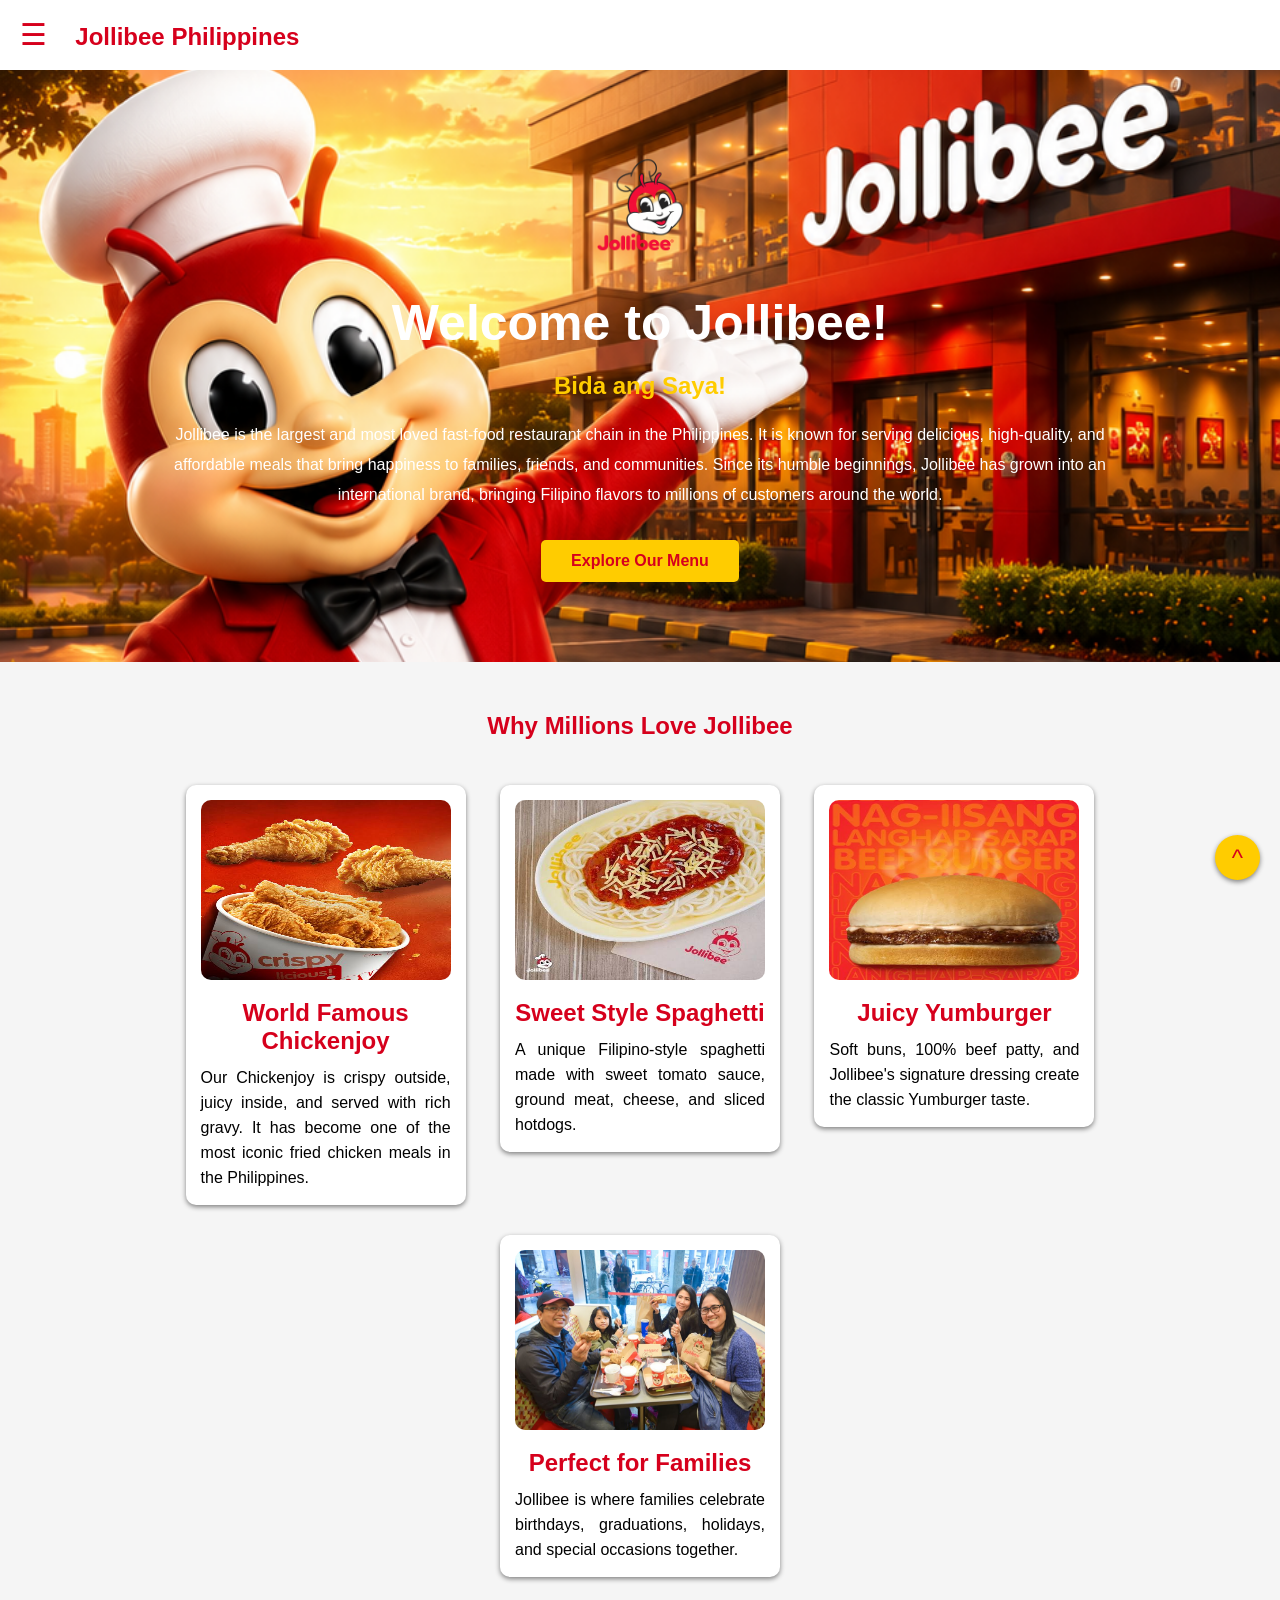
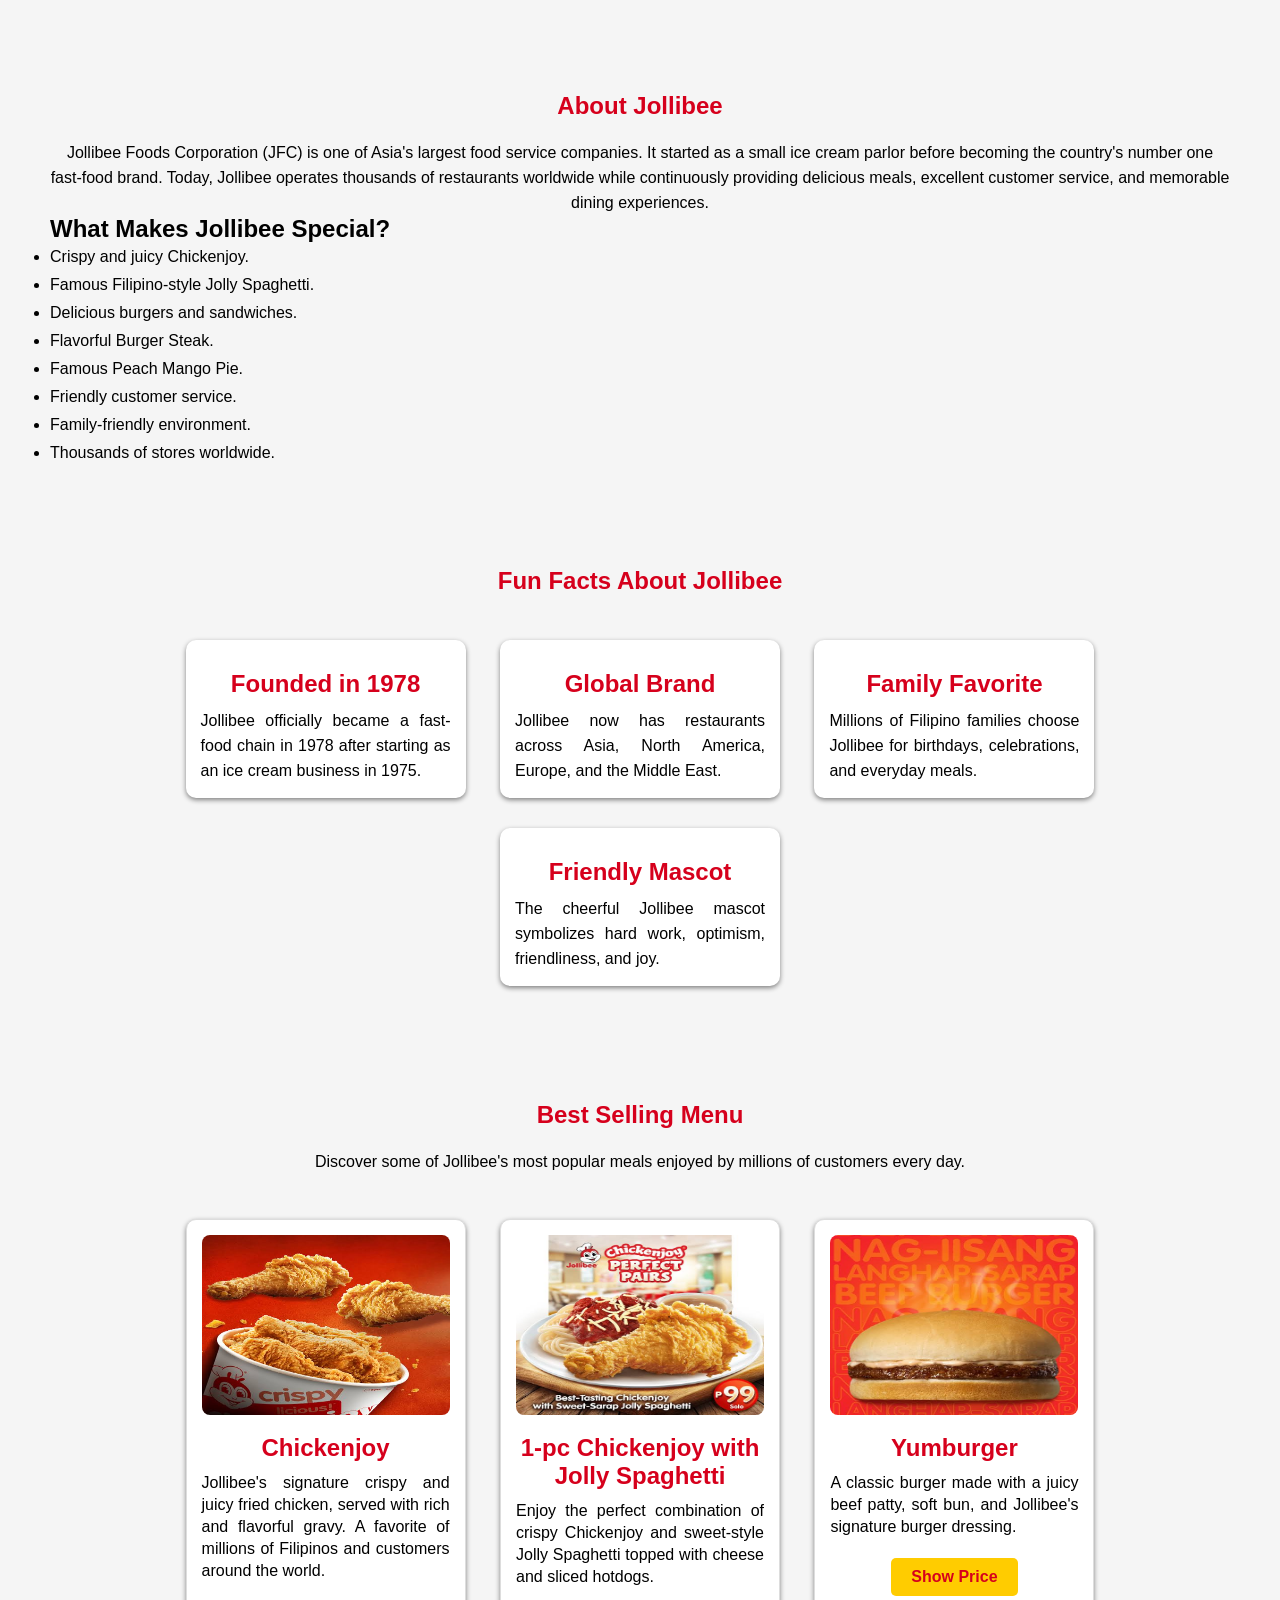
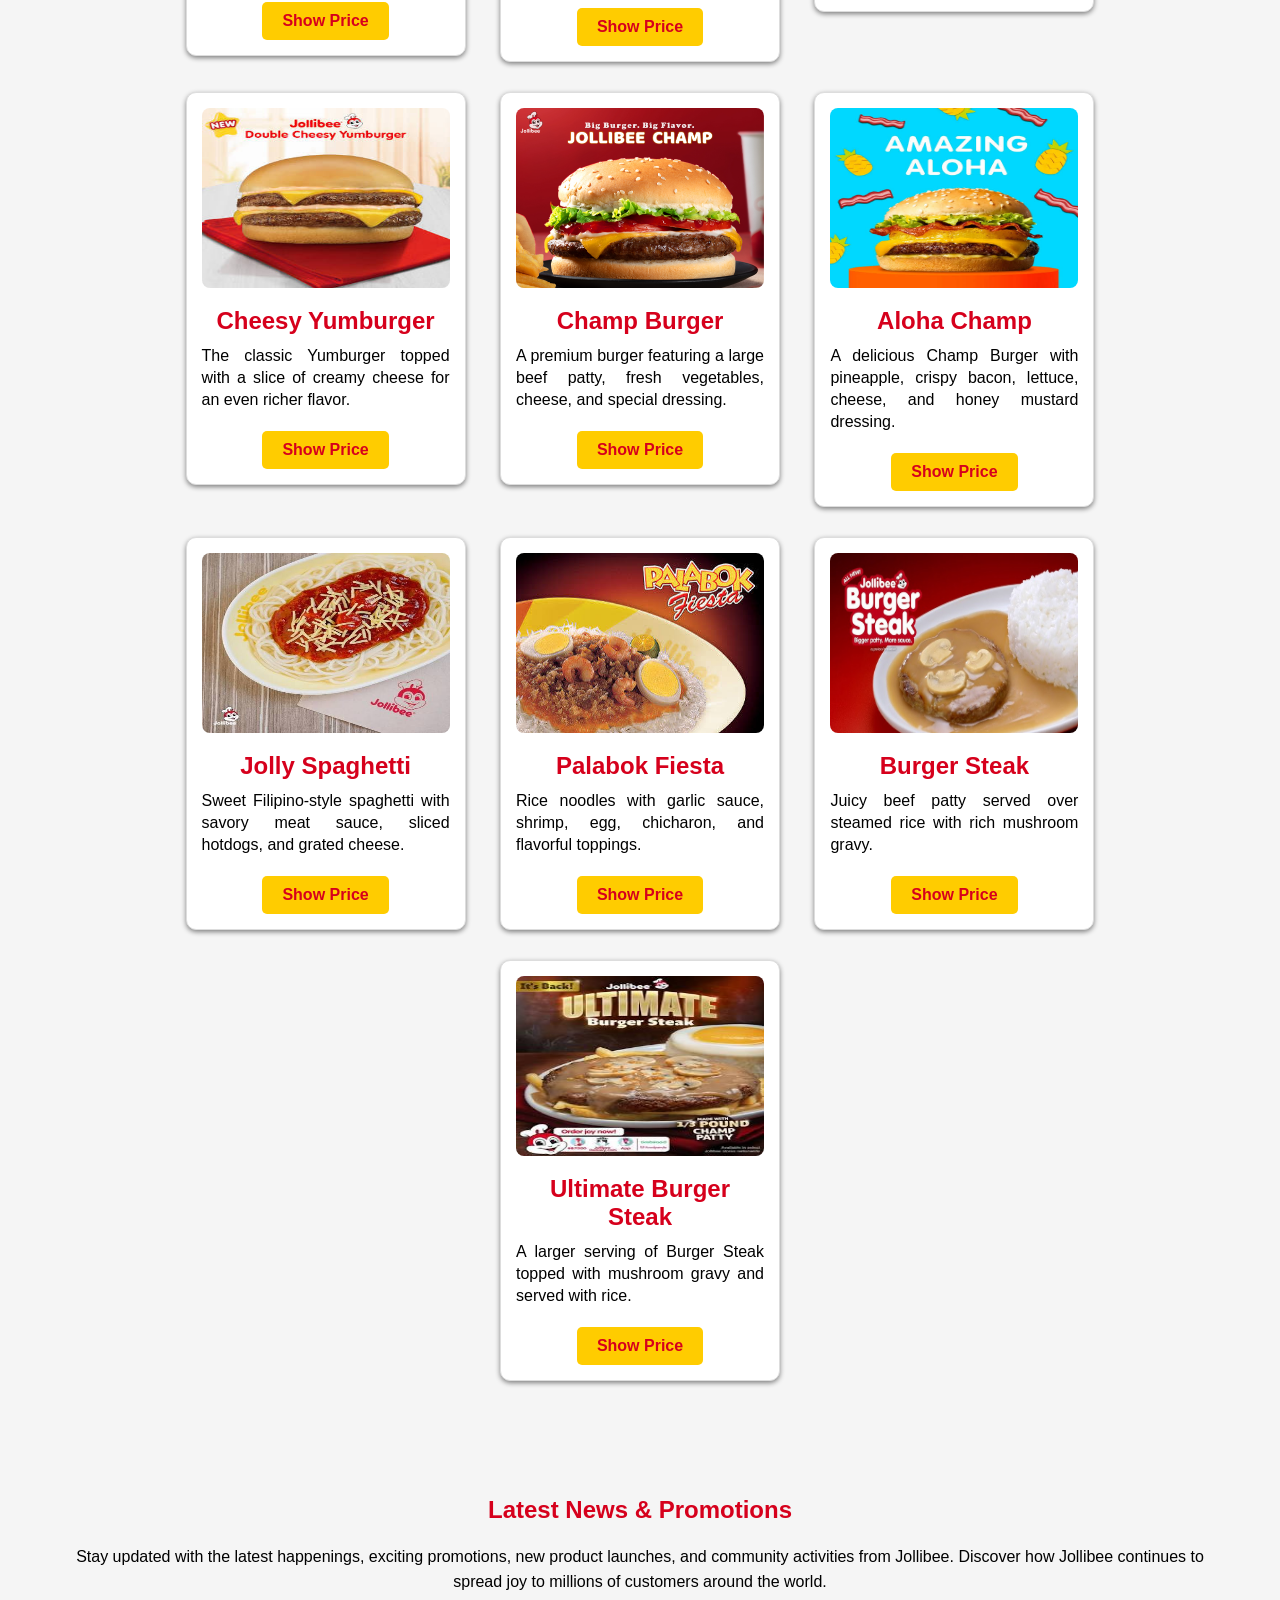
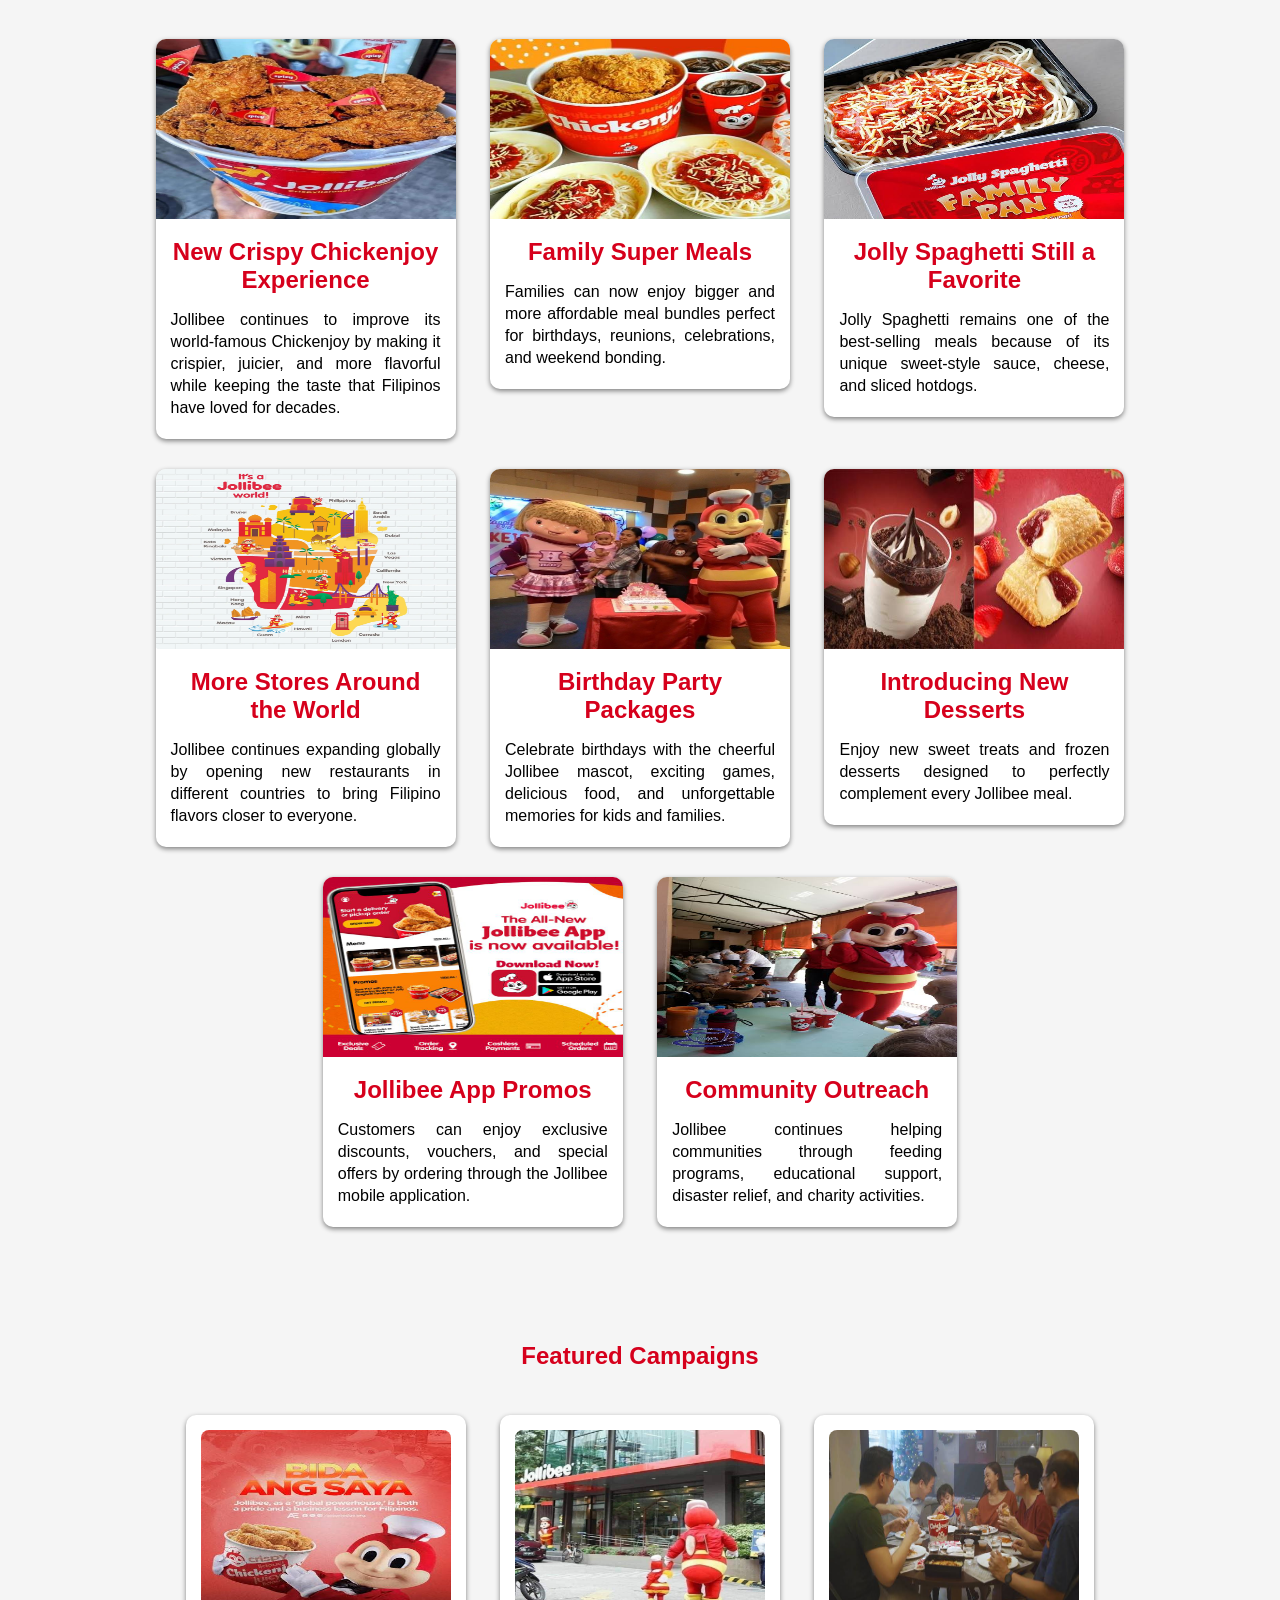
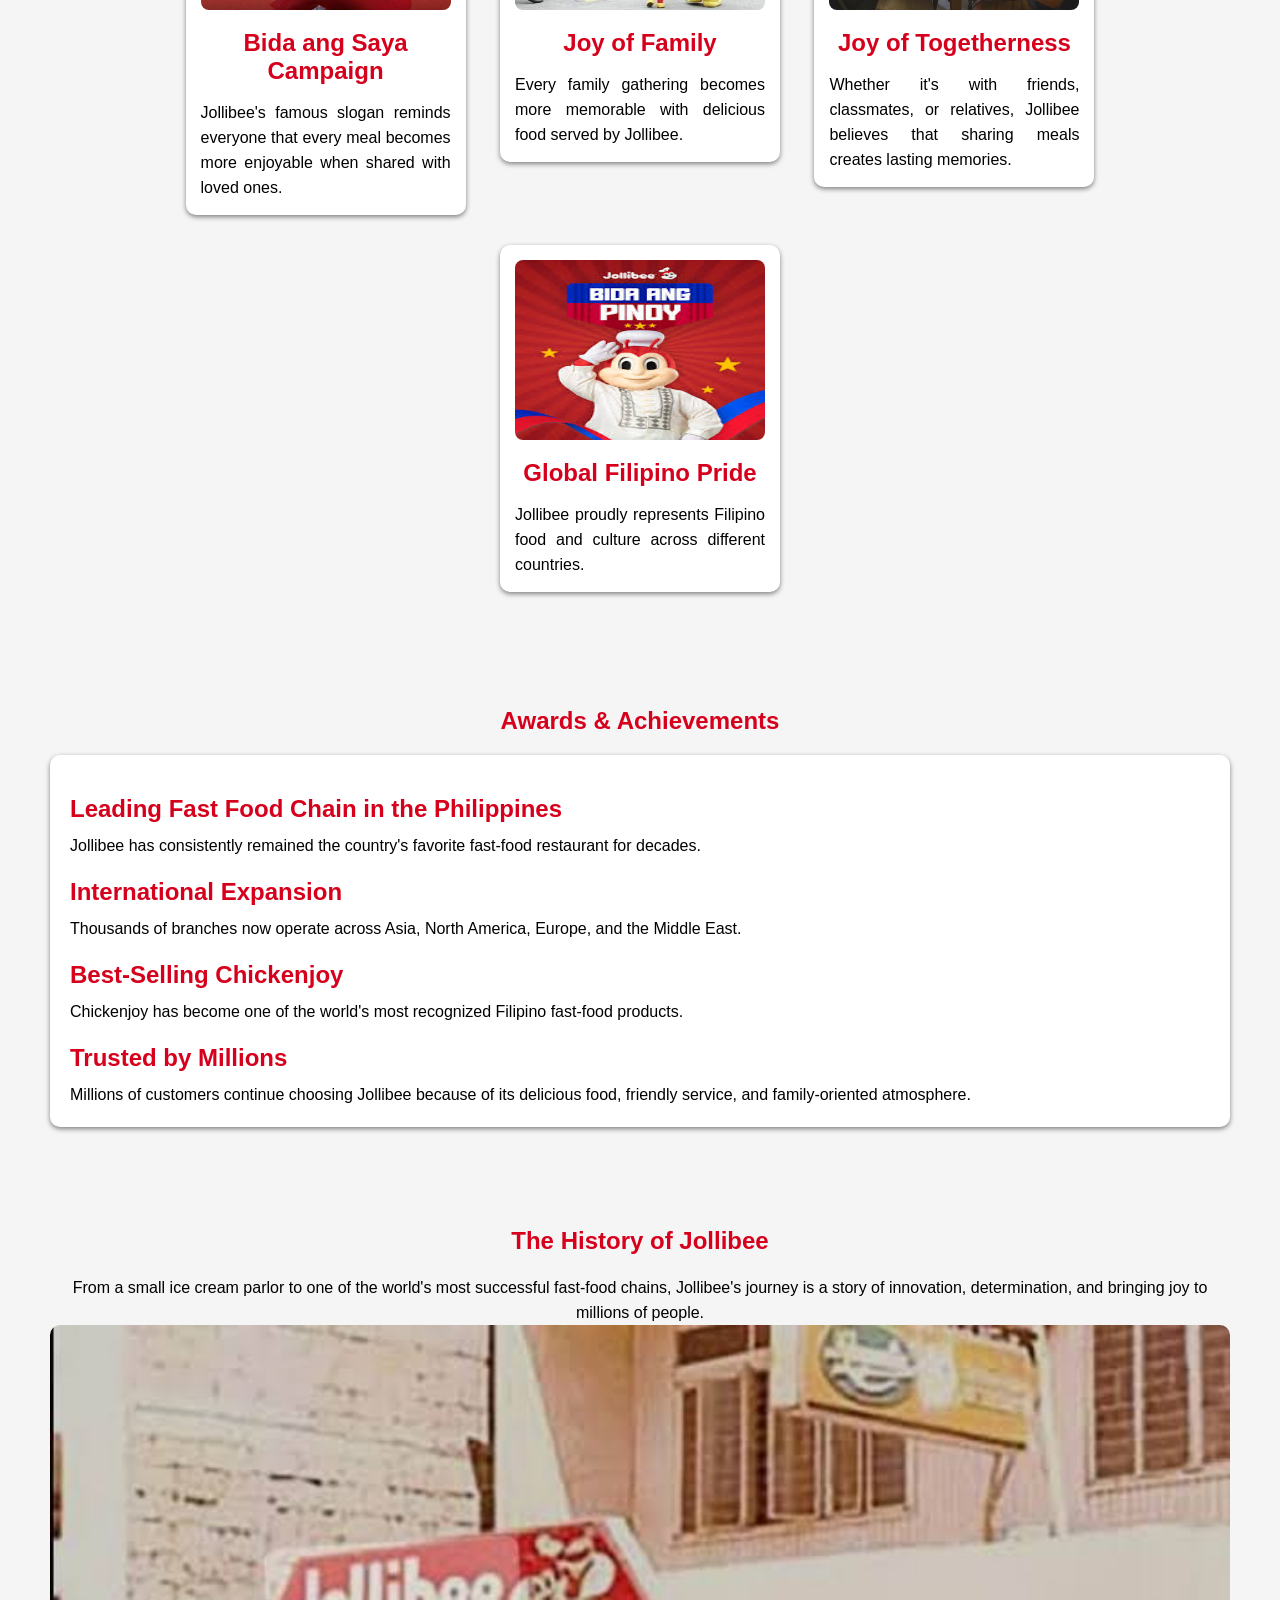
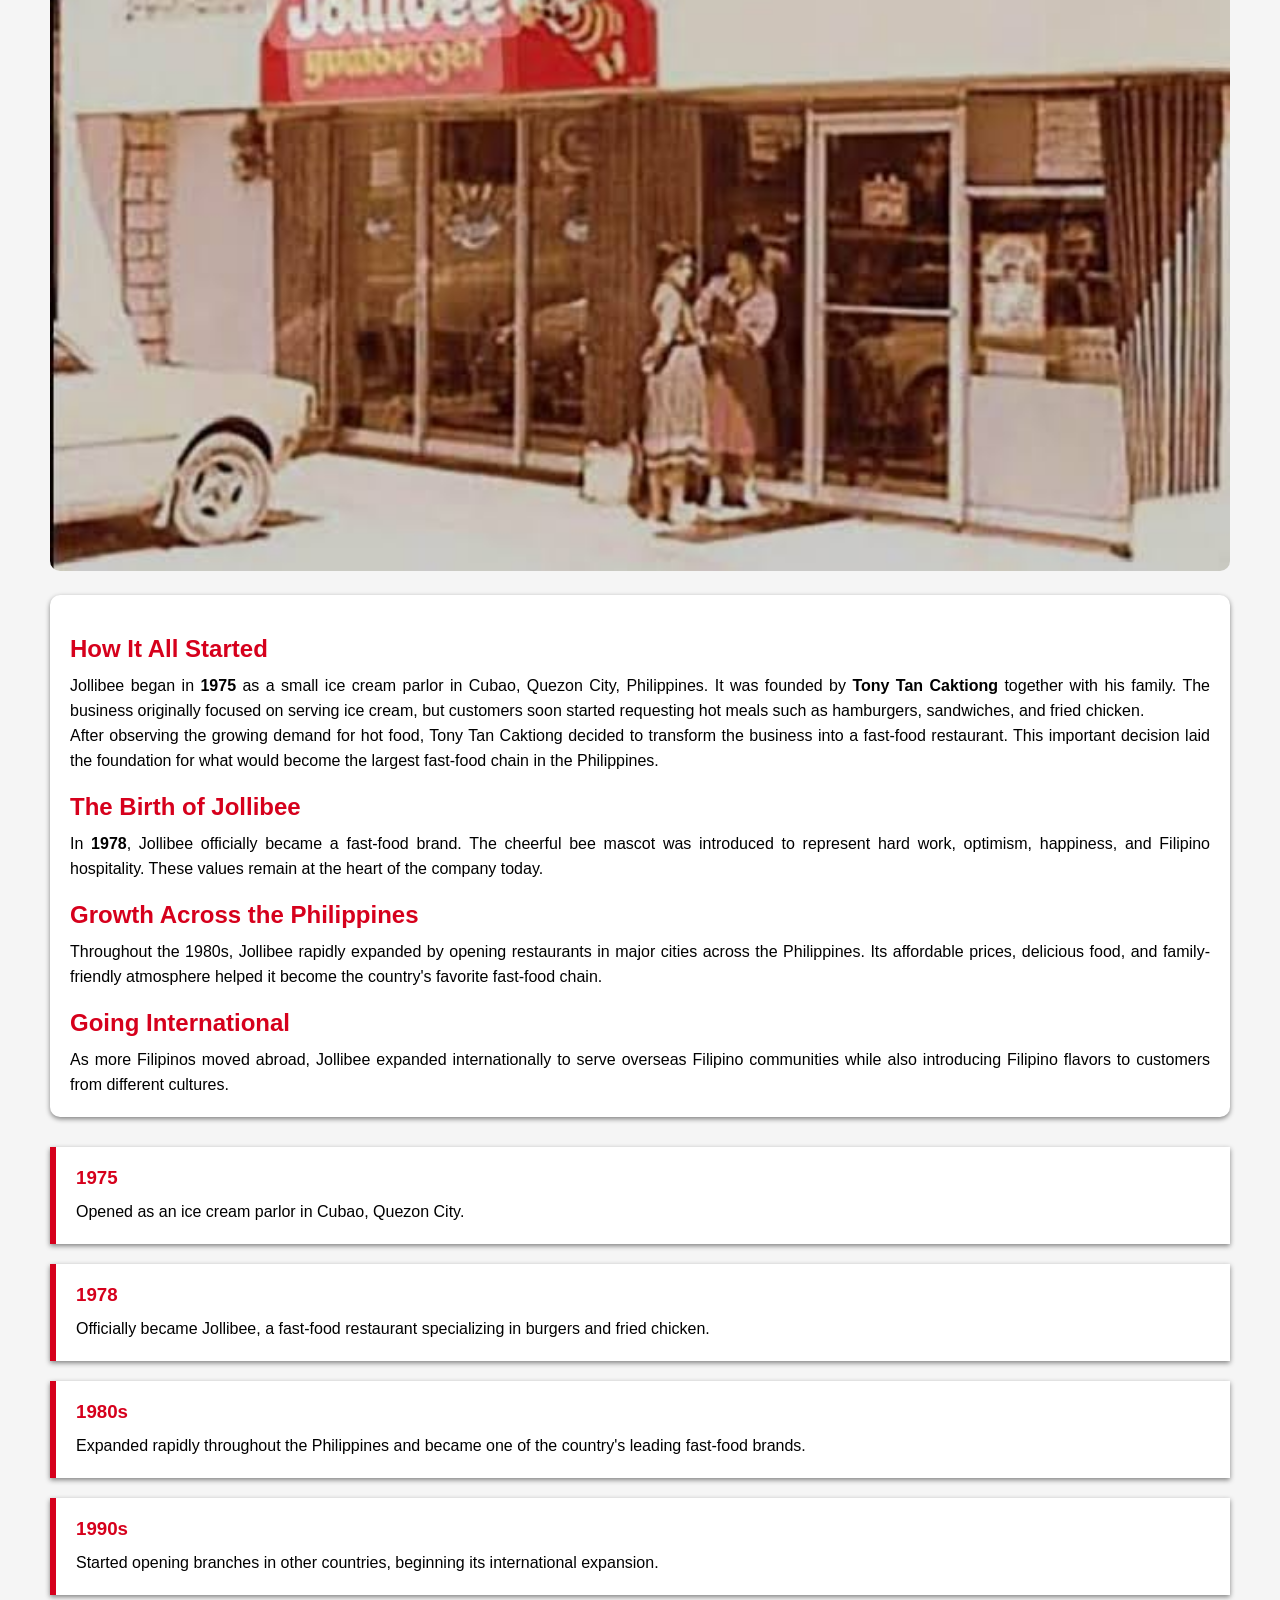
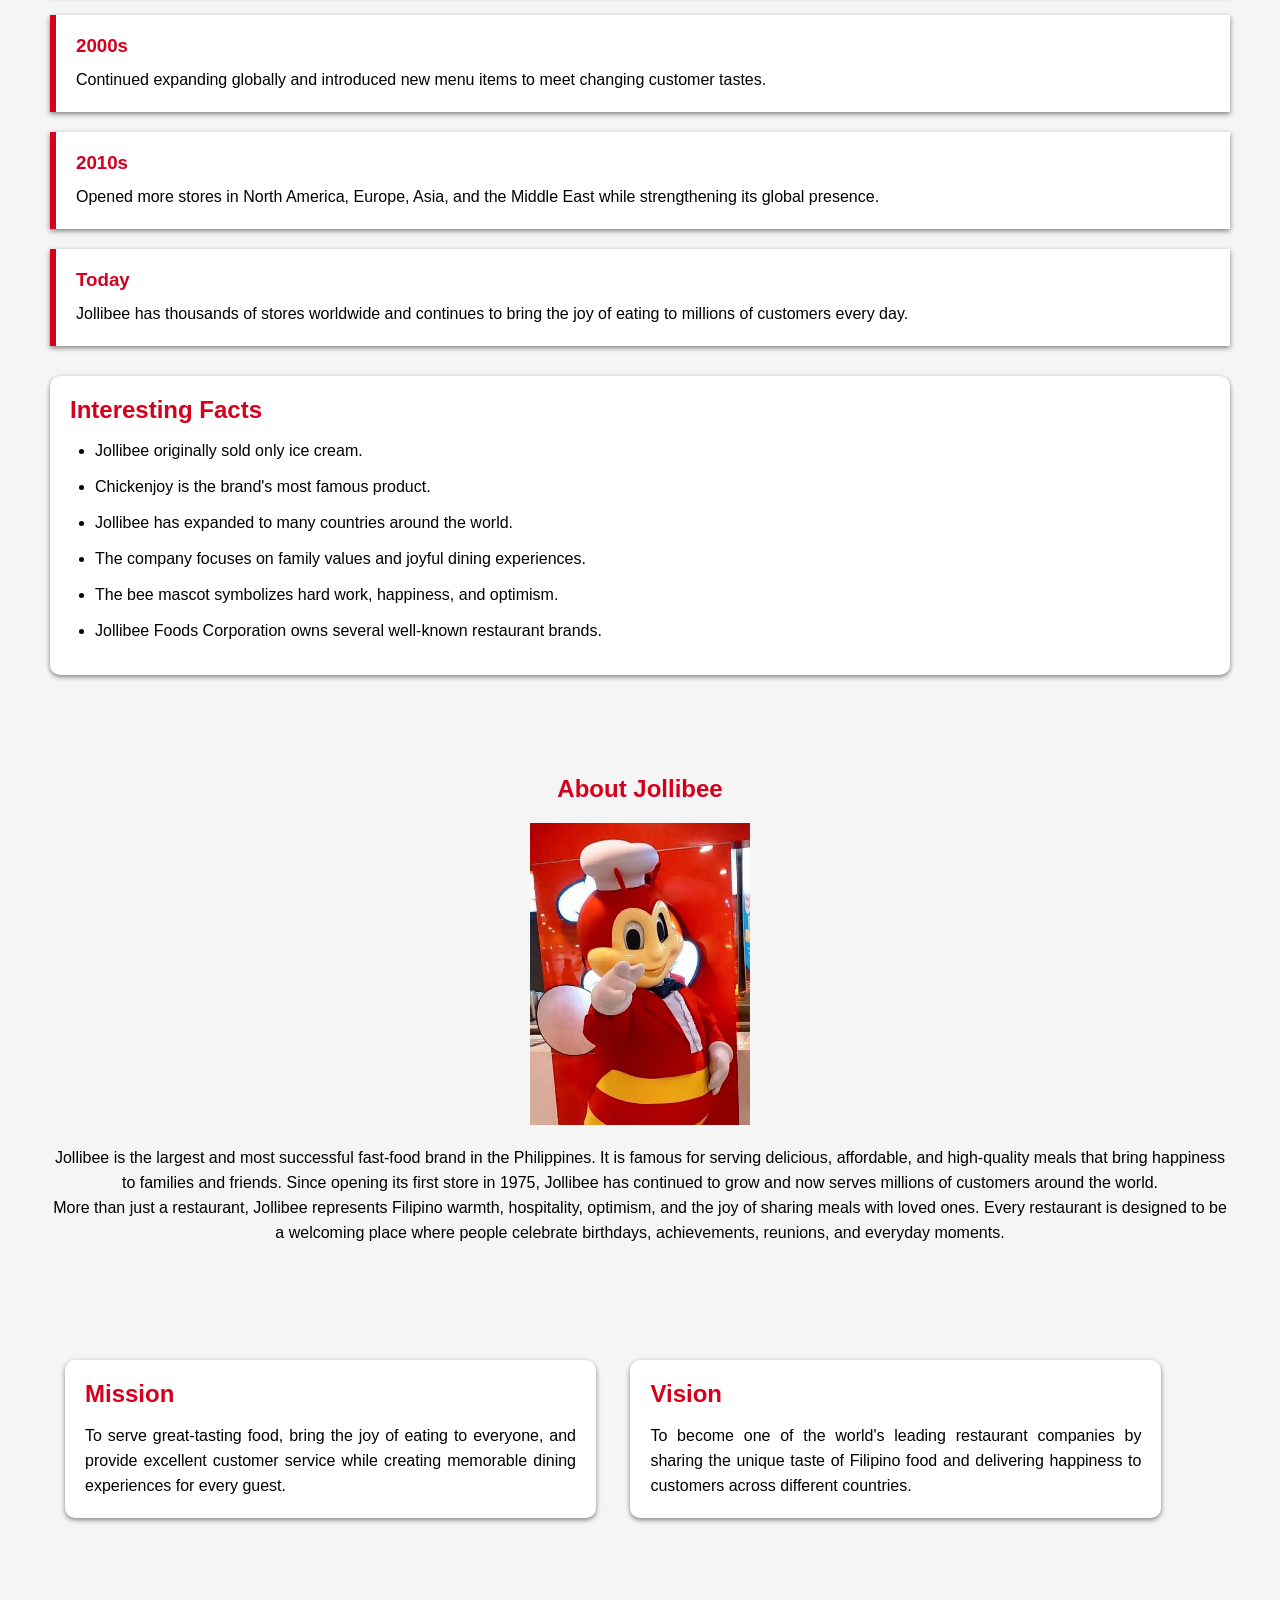
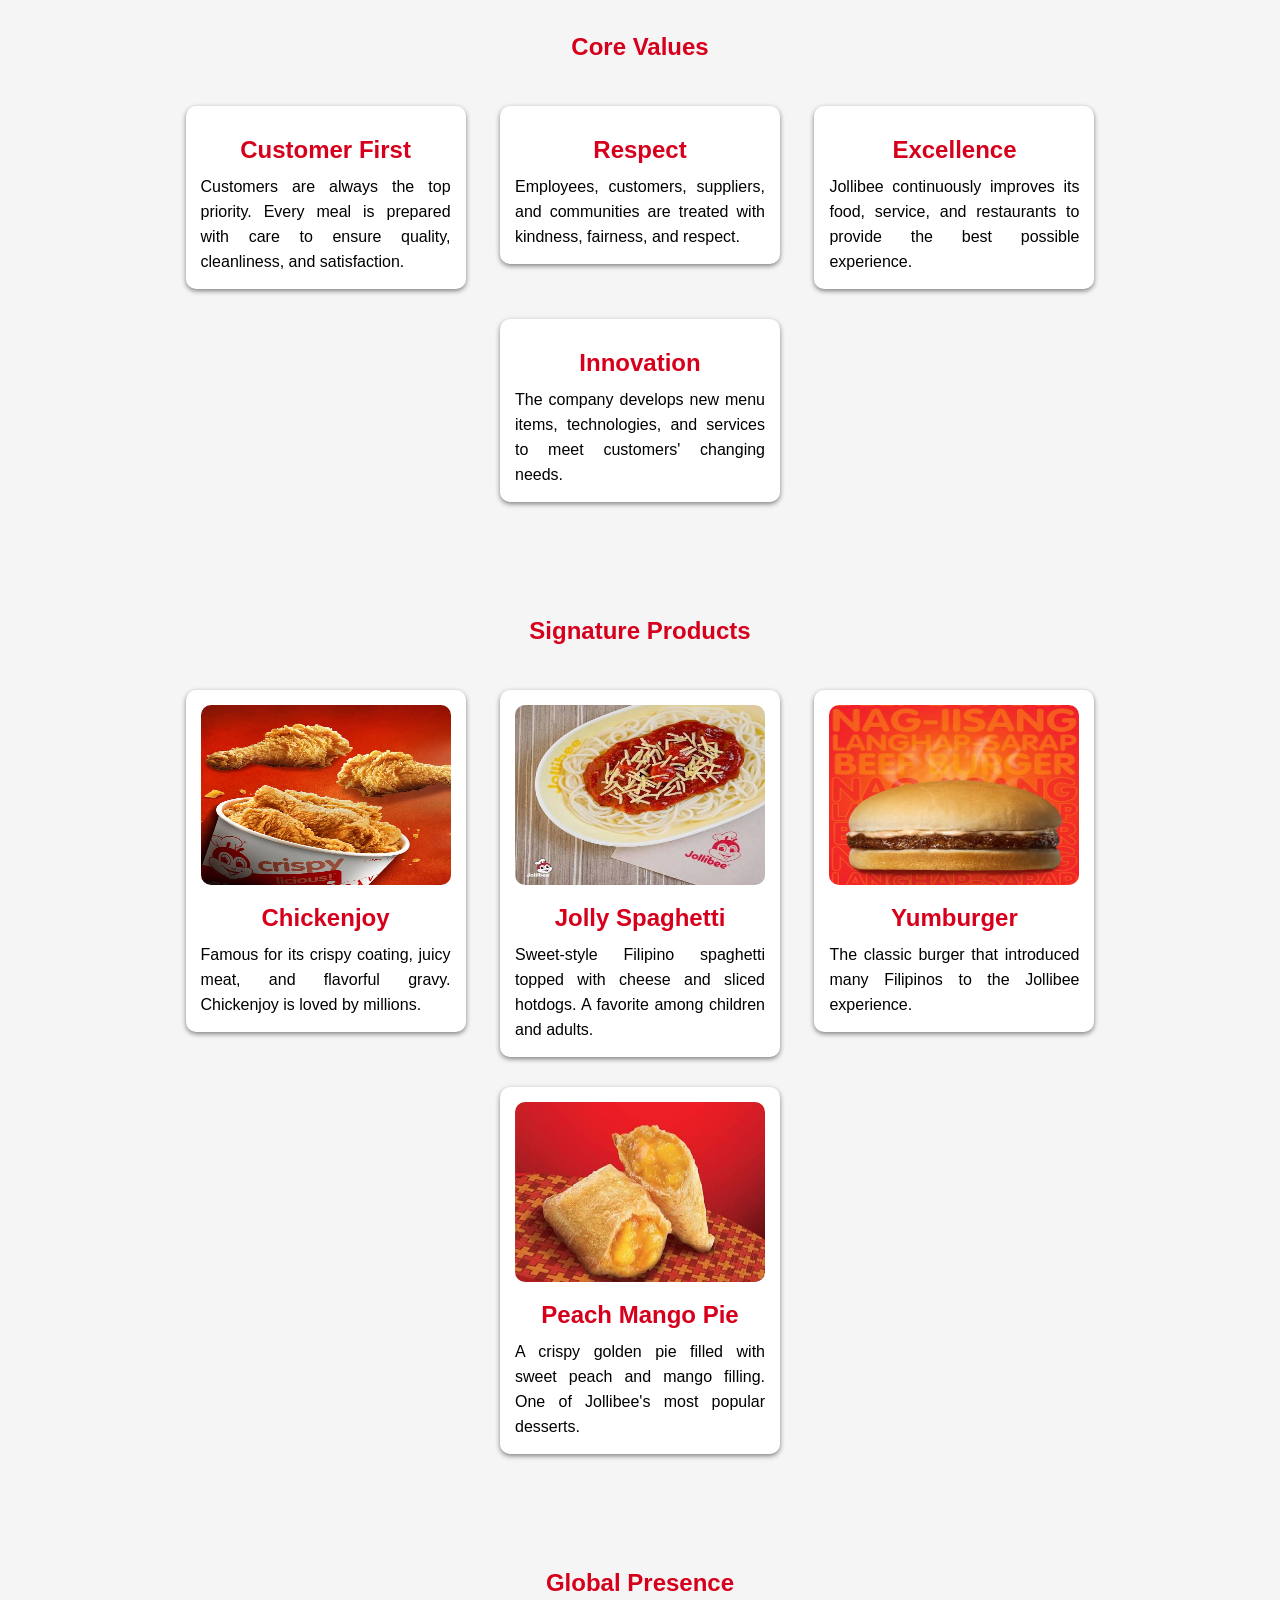
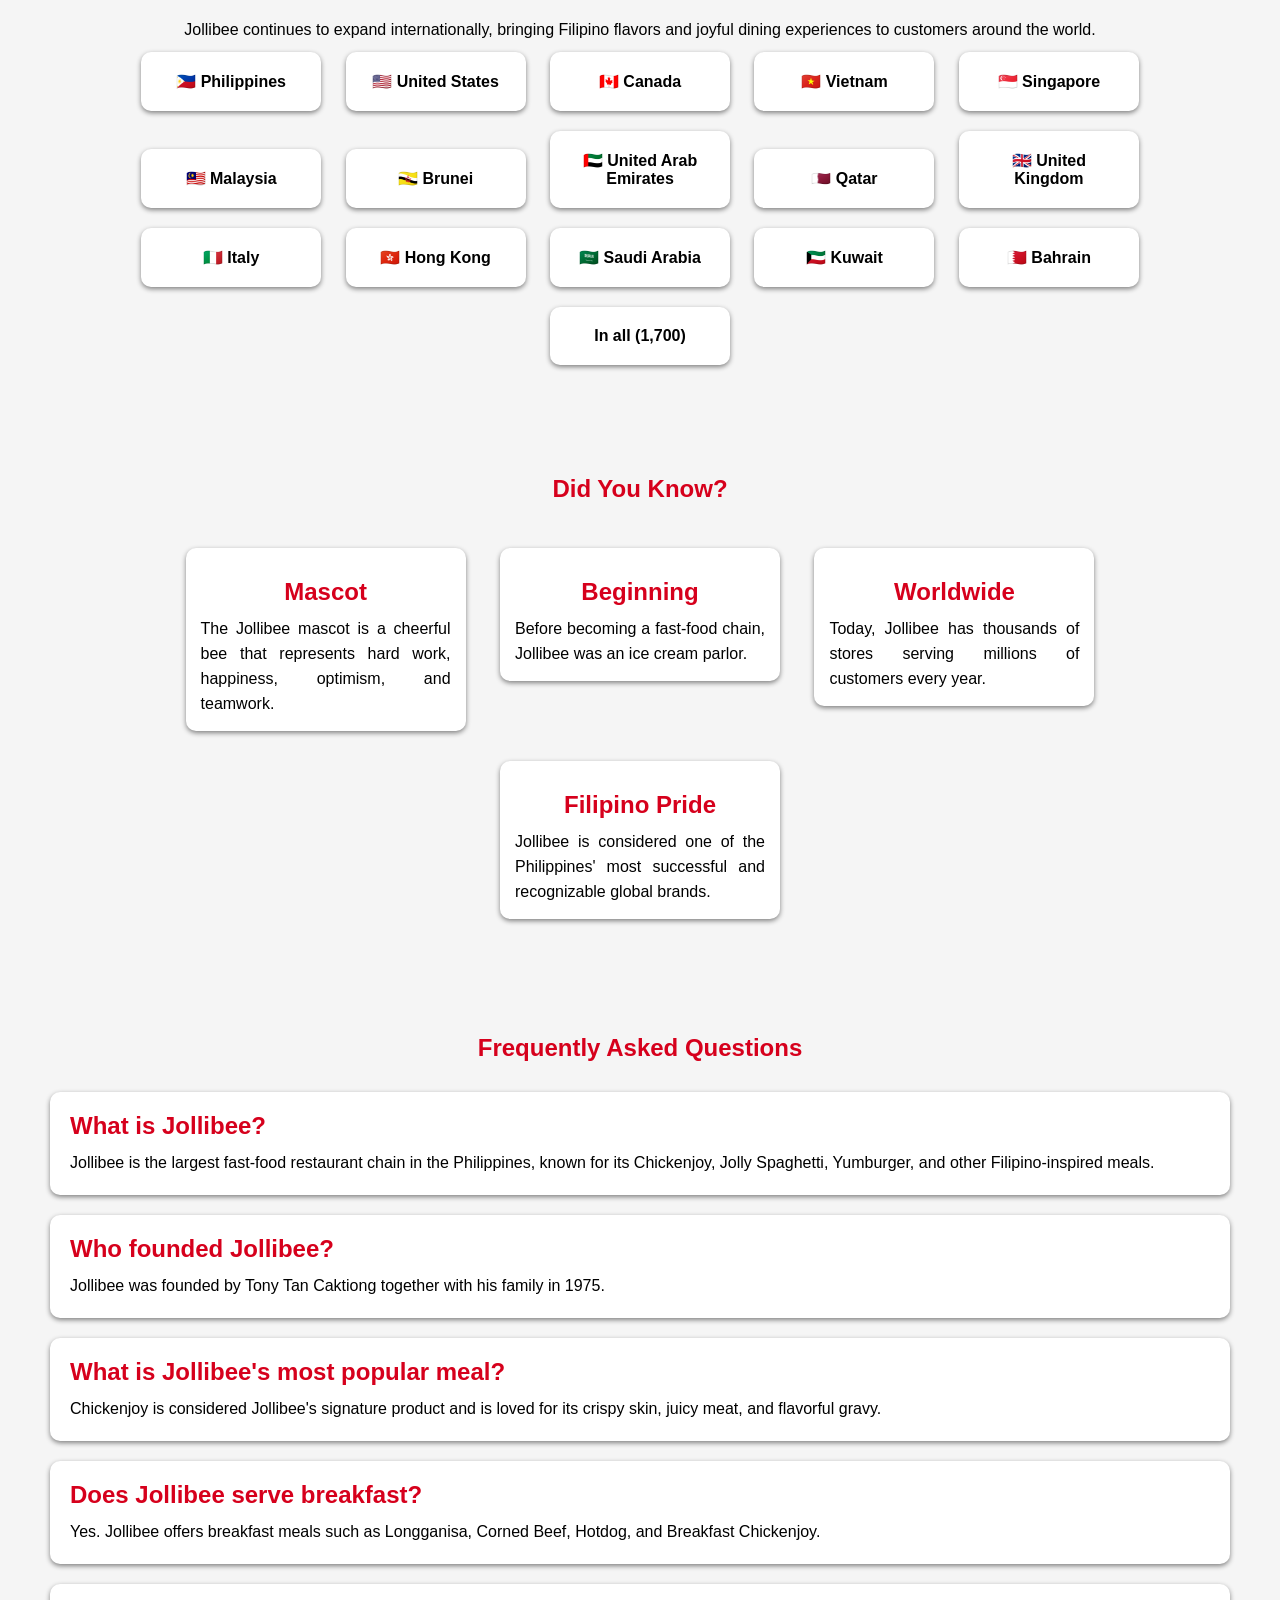
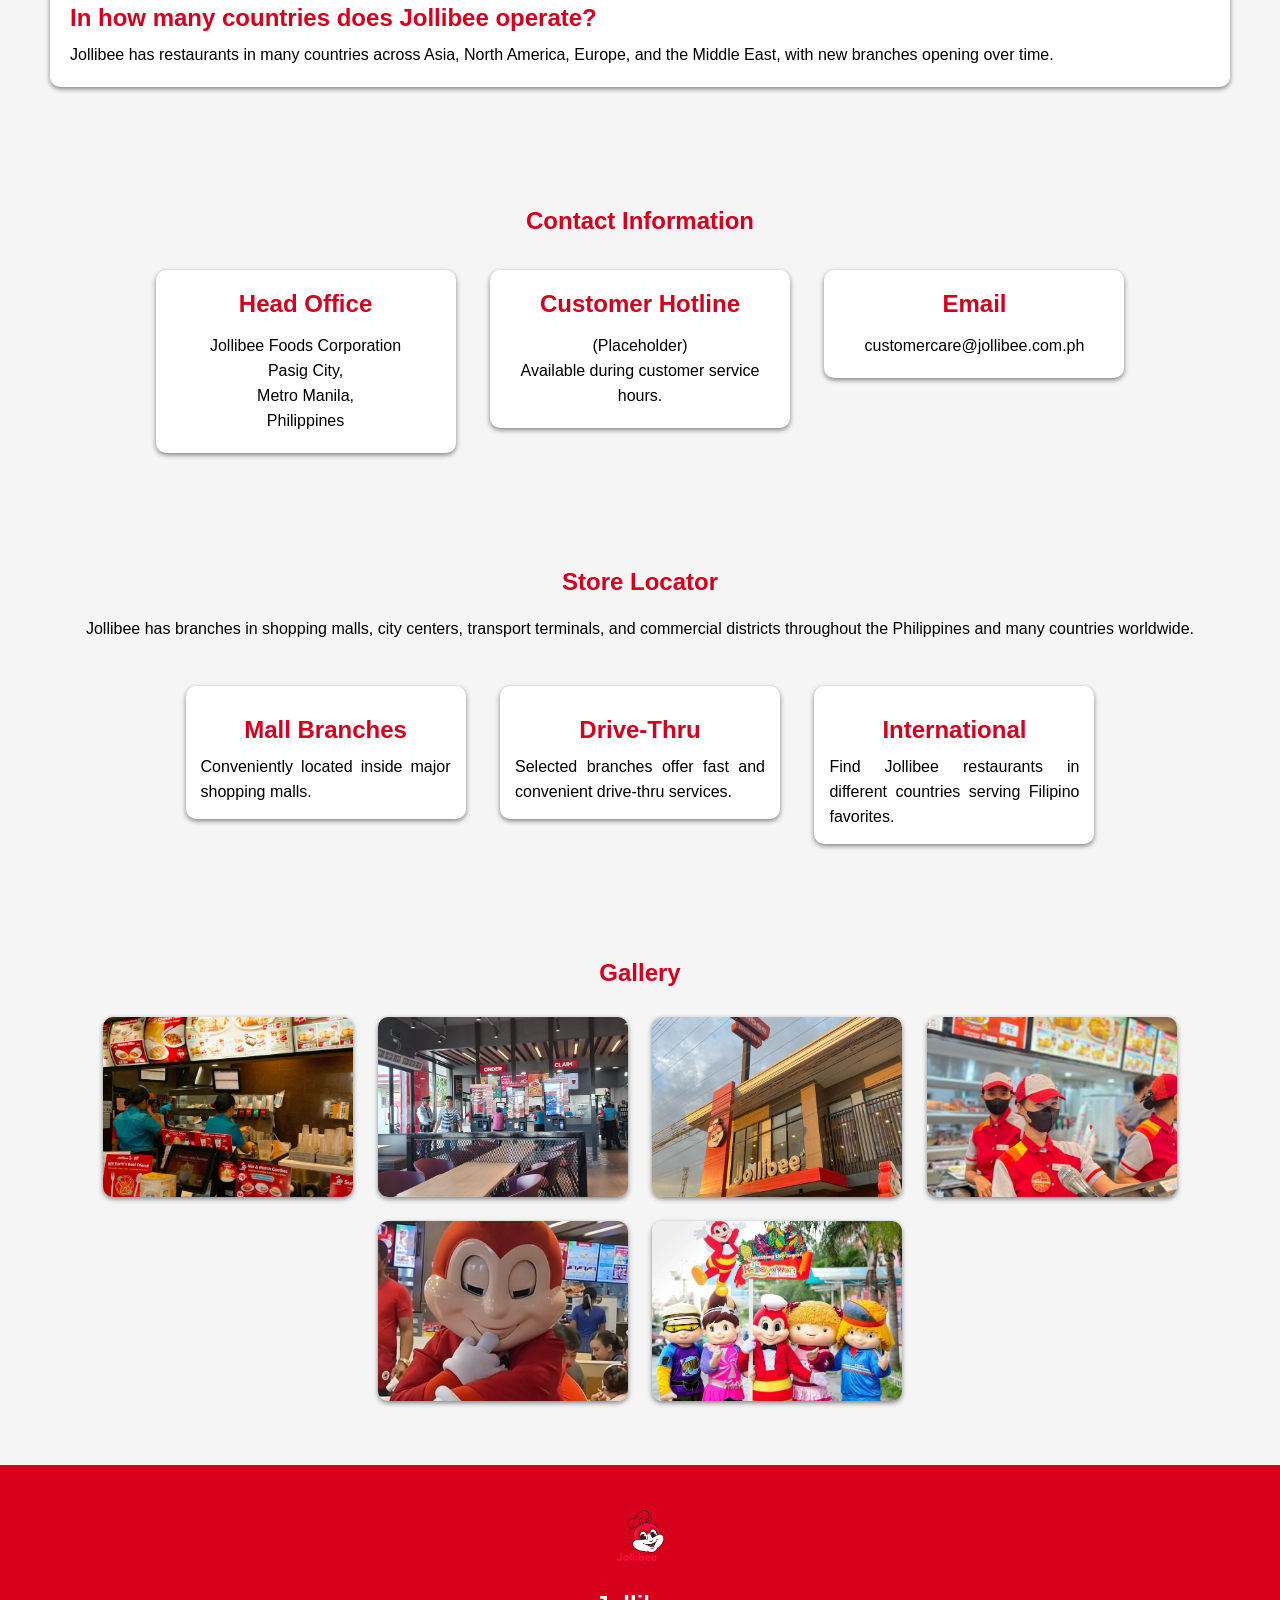
<file: index.html>
<!DOCTYPE html>
<html lang="en">
<head>
    <meta charset="UTF-8">
    <meta name="viewport" content="width=device-width, initial-scale=1.0">
    <title>Jollibee | Bida ang Saya!</title>

    <link rel="stylesheet" href="style.css">

</head>

<body>

<input type="checkbox" id="check">

<!-- SIDEBAR -->

<div class="sidebar">

    <div class="sidebar-header">

        <img src="images/jollibee-logo1.png" alt="Jollibee Logo">

        

        <label for="check" class="close-btn">✖</label>

    </div>

    <nav>

        <a href="#home"> Home</a>

        <a href="#featured"> Featured</a>

        <a href="#about"> About</a>

        <a href="#menu"> Menu</a>

        <a href="#news"> News</a>

        <a href="#history"> History</a>

        <a href="#branches"> Branches</a>

        <a href="#mission"> Mission</a>

        <a href="#faq"> FAQ</a>

        <a href="#contact"> Contact</a>
      
        <a href="credits.html" target="_blank">Meet the Developers</a>

    </nav>

</div>

<!-- MAIN -->

<div class="main">

<header>

<label for="check" class="menu-btn">

☰

</label>

<h2>Jollibee Philippines</h2>

</header>

<!--  HOME  -->

<section id="home" class="hero">

<div class="hero-content">

<img src="images/jollibee-logo.png" class="hero-logo">

<h1>Welcome to Jollibee!</h1>

<h2>Bida ang Saya!</h2>

<p>

Jollibee is the largest and most loved fast-food restaurant
chain in the Philippines. It is known for serving delicious,
high-quality, and affordable meals that bring happiness to
families, friends, and communities. Since its humble
beginnings, Jollibee has grown into an international brand,
bringing Filipino flavors to millions of customers around
the world.

</p>

<a href="#menu" class="button">

Explore Our Menu

</a>

</div>

</section>

<!--  FEATURED  -->

<section id="featured">

<h1>Why Millions Love Jollibee</h1>

<div class="cards">

<div class="card">

<img src="images/chickenjoy.jpg">

<h2>World Famous Chickenjoy</h2>

<p>

Our Chickenjoy is crispy outside,
juicy inside, and served with rich gravy.
It has become one of the most iconic fried
chicken meals in the Philippines.

</p>

</div>

<div class="card">

<img src="images/spaghetti.jpg">

<h2>Sweet Style Spaghetti</h2>

<p>

A unique Filipino-style spaghetti
made with sweet tomato sauce,
ground meat,
cheese,
and sliced hotdogs.

</p>

</div>

<div class="card">

<img src="images/yumburger.jpg">

<h2>Juicy Yumburger</h2>

<p>

Soft buns,
100% beef patty,
and Jollibee's signature dressing
create the classic Yumburger taste.

</p>

</div>

<div class="card">

<img src="images/family.jpg">

<h2>Perfect for Families</h2>

<p>

Jollibee is where families celebrate birthdays,
graduations,
holidays,
and special occasions together.

</p>

</div>

</div>

</section>

<!-- ABOUT -->

<section id="about">

<h1>About Jollibee</h1>

<p>

Jollibee Foods Corporation (JFC) is one of Asia's largest
food service companies. It started as a small ice cream
parlor before becoming the country's number one fast-food
brand. Today, Jollibee operates thousands of restaurants
worldwide while continuously providing delicious meals,
excellent customer service, and memorable dining experiences.

</p>

<h2>What Makes Jollibee Special?</h2>

<ul>

<li> Crispy and juicy Chickenjoy.</li>

<li> Famous Filipino-style Jolly Spaghetti.</li>

<li> Delicious burgers and sandwiches.</li>

<li> Flavorful Burger Steak.</li>

<li> Famous Peach Mango Pie.</li>

<li> Friendly customer service.</li>

<li> Family-friendly environment.</li>

<li> Thousands of stores worldwide.</li>

</ul>

</section>

<!-- FUN FACTS -->

<section class="facts">

<h1>Fun Facts About Jollibee</h1>

<div class="cards">

<div class="card">

<h2> Founded in 1978</h2>

<p>

Jollibee officially became a fast-food chain in 1978 after
starting as an ice cream business in 1975.

</p>

</div>

<div class="card">

<h2> Global Brand</h2>

<p>

Jollibee now has restaurants across
Asia,
North America,
Europe,
and the Middle East.

</p>

</div>

<div class="card">

<h2> Family Favorite</h2>

<p>

Millions of Filipino families choose
Jollibee for birthdays,
celebrations,
and everyday meals.

</p>

</div>

<div class="card">

<h2> Friendly Mascot</h2>

<p>

The cheerful Jollibee mascot symbolizes
hard work,
optimism,
friendliness,
and joy.

</p>

</div>

</div>

</section>

<!-- MENU START -->

<section id="menu">

<h1>Best Selling Menu</h1>

<p>

Discover some of Jollibee's most popular meals enjoyed by
millions of customers every day.

</p>

<div class="menu-container">
      <!-- Chickenjoy -->
    <div class="food-card">
        <img src="images/chickenjoy.jpg" alt="Chickenjoy">
        <h2>Chickenjoy</h2>
        <p>
            Jollibee's signature crispy and juicy fried chicken,
            served with rich and flavorful gravy. A favorite of
            millions of Filipinos and customers around the world.
        </p>
        <a href="#price1" class="price-btn">Show Price</a>
    </div>

    <!-- 1-pc Chicken with Jolly Spaghetti -->
    <div class="food-card">
        <img src="images/chicken-spaghetti.jpg" alt="Chicken and Spaghetti">
        <h2>1-pc Chickenjoy with Jolly Spaghetti</h2>
        <p>
            Enjoy the perfect combination of crispy Chickenjoy
            and sweet-style Jolly Spaghetti topped with cheese
            and sliced hotdogs.
        </p>
        <a href="#price2" class="price-btn">Show Price</a>
    </div>

    <!-- Yumburger -->
    <div class="food-card">
        <img src="images/yumburger.jpg" alt="Yumburger">
        <h2>Yumburger</h2>
        <p>
            A classic burger made with a juicy beef patty,
            soft bun, and Jollibee's signature burger dressing.
        </p>
        <a href="#price3" class="price-btn">Show Price</a>
    </div>

    <!-- Cheesy Yumburger -->
    <div class="food-card">
        <img src="images/cheesy-yumburger.jpg" alt="Cheesy Yumburger">
        <h2>Cheesy Yumburger</h2>
        <p>
            The classic Yumburger topped with a slice of
            creamy cheese for an even richer flavor.
        </p>
        <a href="#price4" class="price-btn">Show Price</a>
    </div>

    <!-- Champ -->
    <div class="food-card">
        <img src="images/champ.jpg" alt="Champ Burger">
        <h2>Champ Burger</h2>
        <p>
            A premium burger featuring a large beef patty,
            fresh vegetables, cheese, and special dressing.
        </p>
        <a href="#price5" class="price-btn">Show Price</a>
    </div>

    <!-- Aloha Champ -->
    <div class="food-card">
        <img src="images/aloha.jpg" alt="Aloha Champ">
        <h2>Aloha Champ</h2>
        <p>
            A delicious Champ Burger with pineapple,
            crispy bacon, lettuce, cheese,
            and honey mustard dressing.
        </p>
        <a href="#price6" class="price-btn">Show Price</a>
    </div>

    <!-- Jolly Spaghetti -->
    <div class="food-card">
        <img src="images/spaghetti.jpg" alt="Jolly Spaghetti">
        <h2>Jolly Spaghetti</h2>
        <p>
            Sweet Filipino-style spaghetti with savory meat sauce,
            sliced hotdogs, and grated cheese.
        </p>
        <a href="#price7" class="price-btn">Show Price</a>
    </div>

    <!-- Palabok Fiesta -->
    <div class="food-card">
        <img src="images/palabok.jpg" alt="Palabok Fiesta">
        <h2>Palabok Fiesta</h2>
        <p>
            Rice noodles with garlic sauce,
            shrimp, egg, chicharon,
            and flavorful toppings.
        </p>
        <a href="#price8" class="price-btn">Show Price</a>
    </div>

    <!-- Burger Steak -->
    <div class="food-card">
        <img src="images/burger-steak.jpg" alt="Burger Steak">
        <h2>Burger Steak</h2>
        <p>
            Juicy beef patty served over steamed rice
            with rich mushroom gravy.
        </p>
        <a href="#price9" class="price-btn">Show Price</a>
    </div>

    <!-- Ultimate Burger Steak -->
    <div class="food-card">
        <img src="images/ultimate-burger-steak.jpg" alt="Ultimate Burger Steak">
        <h2>Ultimate Burger Steak</h2>
        <p>
            A larger serving of Burger Steak topped with
            mushroom gravy and served with rice.
        </p>
        <a href="#price10" class="price-btn">Show Price</a>
    </div>

</div>

<!-- PRICE SECTION -->

<div id="price1" class="price-box">
    <h2>Chickenjoy</h2>
    <p>Solo: ₱95</p>
    <p>With Drink: ₱132</p>
</div>

<div id="price2" class="price-box">
    <h2>1-pc Chickenjoy with Jolly Spaghetti</h2>
    <p>Price: ₱145</p>
</div>

<div id="price3" class="price-box">
    <h2>Yumburger</h2>
    <p>Price: ₱40</p>
</div>

<div id="price4" class="price-box">
    <h2>Cheesy Yumburger</h2>
    <p>Price: ₱59</p>
</div>

<div id="price5" class="price-box">
    <h2>Champ Burger</h2>
    <p>Price: ₱180</p>
</div>

<div id="price6" class="price-box">
    <h2>Aloha Champ</h2>
    <p>Price: ₱205</p>
</div>

<div id="price7" class="price-box">
    <h2>Jolly Spaghetti</h2>
    <p>Price: ₱60</p>
</div>

<div id="price8" class="price-box">
    <h2>Palabok Fiesta</h2>
    <p>Price: ₱135</p>
</div>

<div id="price9" class="price-box">
    <h2>Burger Steak</h2>
    <p>Price: ₱65</p>
</div>

<div id="price10" class="price-box">
    <h2>Ultimate Burger Steak</h2>
    <p>Price: ₱120</p>
</div>

</section>
<!--  NEWS & PROMOTIONS -->

<section id="news">

    <h1>Latest News & Promotions</h1>

    <p>
        Stay updated with the latest happenings, exciting promotions,
        new product launches, and community activities from Jollibee.
        Discover how Jollibee continues to spread joy to millions of
        customers around the world.
    </p>

    <div class="news-container">

        <!-- News 1 -->

        <div class="news-card">

            <img src="images/news1.jpg" alt="New Chickenjoy">

            <h2>New Crispy Chickenjoy Experience</h2>

            <p>
                Jollibee continues to improve its world-famous Chickenjoy
                by making it crispier, juicier, and more flavorful while
                keeping the taste that Filipinos have loved for decades.
            </p>

        </div>

        <!-- News 2 -->

        <div class="news-card">

            <img src="images/news2.jpg" alt="Family Bundle">

            <h2>Family Super Meals</h2>

            <p>
                Families can now enjoy bigger and more affordable meal
                bundles perfect for birthdays, reunions, celebrations,
                and weekend bonding.
            </p>

        </div>

        <!-- News 3 -->

        <div class="news-card">

            <img src="images/news3.jpg" alt="Jolly Spaghetti">

            <h2>Jolly Spaghetti Still a Favorite</h2>

            <p>
                Jolly Spaghetti remains one of the best-selling meals
                because of its unique sweet-style sauce, cheese,
                and sliced hotdogs.
            </p>

        </div>

        <!-- News 4 -->

        <div class="news-card">

            <img src="images/news4.jpg" alt="New Branch">

            <h2>More Stores Around the World</h2>

            <p>
                Jollibee continues expanding globally by opening new
                restaurants in different countries to bring Filipino
                flavors closer to everyone.
            </p>

        </div>

        <!-- News 5 -->

        <div class="news-card">

            <img src="images/news5.jpg">

            <h2>Birthday Party Packages</h2>

            <p>
                Celebrate birthdays with the cheerful Jollibee mascot,
                exciting games, delicious food, and unforgettable
                memories for kids and families.
            </p>

        </div>

        <!-- News 6 -->

        <div class="news-card">

            <img src="images/news6.jpg">

            <h2>Introducing New Desserts</h2>

            <p>
                Enjoy new sweet treats and frozen desserts designed
                to perfectly complement every Jollibee meal.
            </p>

        </div>

        <!-- News 7 -->

        <div class="news-card">

            <img src="images/news7.jpg">

            <h2>Jollibee App Promos</h2>

            <p>
                Customers can enjoy exclusive discounts,
                vouchers, and special offers by ordering
                through the Jollibee mobile application.
            </p>

        </div>

        <!-- News 8 -->

        <div class="news-card">

            <img src="images/news8.jpg">

            <h2>Community Outreach</h2>

            <p>
                Jollibee continues helping communities through
                feeding programs, educational support,
                disaster relief, and charity activities.
            </p>

        </div>

    </div>

</section>

<!--  FEATURED CAMPAIGNS -->

<section id="campaigns">

    <h1>Featured Campaigns</h1>

    <div class="campaign-container">

        <div class="campaign-card">

            <img src="images/campaign1.jpg">

            <h2>Bida ang Saya Campaign</h2>

            <p>

                Jollibee's famous slogan reminds everyone that
                every meal becomes more enjoyable when shared
                with loved ones.

            </p>

        </div>

        <div class="campaign-card">

            <img src="images/campaign2.jpg">

            <h2>Joy of Family</h2>

            <p>

                Every family gathering becomes more memorable
                with delicious food served by Jollibee.

            </p>

        </div>

        <div class="campaign-card">

            <img src="images/campaign3.jpg">

            <h2>Joy of Togetherness</h2>

            <p>

                Whether it's with friends, classmates,
                or relatives, Jollibee believes that
                sharing meals creates lasting memories.

            </p>

        </div>

        <div class="campaign-card">

            <img src="images/campaign4.jpg">

            <h2>Global Filipino Pride</h2>

            <p>

                Jollibee proudly represents Filipino food
                and culture across different countries.

            </p>

        </div>

    </div>

</section>

<!-- AWARDS -->

<section id="awards">

<h1>Awards & Achievements</h1>

<div class="award-box">

<h2> Leading Fast Food Chain in the Philippines</h2>

<p>

Jollibee has consistently remained the country's
favorite fast-food restaurant for decades.

</p>

<h2> International Expansion</h2>

<p>

Thousands of branches now operate across Asia,
North America, Europe, and the Middle East.

</p>

<h2> Best-Selling Chickenjoy</h2>

<p>

Chickenjoy has become one of the world's
most recognized Filipino fast-food products.

</p>

<h2> Trusted by Millions</h2>

<p>

Millions of customers continue choosing Jollibee
because of its delicious food,
friendly service,
and family-oriented atmosphere.

</p>

</div>

</section>
<!--  HISTORY  -->

<section id="history">

    <div class="section-title">
        <h1>The History of Jollibee</h1>
        <p>
            From a small ice cream parlor to one of the world's most successful
            fast-food chains, Jollibee's journey is a story of innovation,
            determination, and bringing joy to millions of people.
        </p>
    </div>

    <div class="history-banner">
        <img src="images/old-jollibee.jpg" alt="Early Jollibee Store">
    </div>

    <div class="history-content">

        <h2>How It All Started</h2>

        <p>
            Jollibee began in <strong>1975</strong> as a small ice cream parlor
            in Cubao, Quezon City, Philippines. It was founded by
            <strong>Tony Tan Caktiong</strong> together with his family.
            The business originally focused on serving ice cream, but customers
            soon started requesting hot meals such as hamburgers, sandwiches,
            and fried chicken.
        </p>

        <p>
            After observing the growing demand for hot food, Tony Tan Caktiong
            decided to transform the business into a fast-food restaurant.
            This important decision laid the foundation for what would become
            the largest fast-food chain in the Philippines.
        </p>

        <h2>The Birth of Jollibee</h2>

        <p>
            In <strong>1978</strong>, Jollibee officially became a fast-food
            brand. The cheerful bee mascot was introduced to represent
            hard work, optimism, happiness, and Filipino hospitality.
            These values remain at the heart of the company today.
        </p>

        <h2>Growth Across the Philippines</h2>

        <p>
            Throughout the 1980s, Jollibee rapidly expanded by opening
            restaurants in major cities across the Philippines.
            Its affordable prices, delicious food, and family-friendly
            atmosphere helped it become the country's favorite fast-food chain.
        </p>

        <h2>Going International</h2>

        <p>
            As more Filipinos moved abroad, Jollibee expanded internationally
            to serve overseas Filipino communities while also introducing
            Filipino flavors to customers from different cultures.
        </p>

    </div>

    <!-- TIMELINE -->

    <div class="timeline">

        <div class="timeline-item">
            <h3>1975</h3>
            <p>
                Opened as an ice cream parlor in Cubao,
                Quezon City.
            </p>
        </div>

        <div class="timeline-item">
            <h3>1978</h3>
            <p>
                Officially became Jollibee, a fast-food restaurant
                specializing in burgers and fried chicken.
            </p>
        </div>

        <div class="timeline-item">
            <h3>1980s</h3>
            <p>
                Expanded rapidly throughout the Philippines
                and became one of the country's leading
                fast-food brands.
            </p>
        </div>

        <div class="timeline-item">
            <h3>1990s</h3>
            <p>
                Started opening branches in other countries,
                beginning its international expansion.
            </p>
        </div>

        <div class="timeline-item">
            <h3>2000s</h3>
            <p>
                Continued expanding globally and introduced
                new menu items to meet changing customer tastes.
            </p>
        </div>

        <div class="timeline-item">
            <h3>2010s</h3>
            <p>
                Opened more stores in North America,
                Europe, Asia, and the Middle East while
                strengthening its global presence.
            </p>
        </div>

        <div class="timeline-item">
            <h3>Today</h3>
            <p>
                Jollibee has thousands of stores worldwide
                and continues to bring the joy of eating
                to millions of customers every day.
            </p>
        </div>

    </div>

    <!-- FUN FACTS -->

    <div class="history-facts">

        <h2>Interesting Facts</h2>

        <ul>

            <li>Jollibee originally sold only ice cream.</li>

            <li>Chickenjoy is the brand's most famous product.</li>

            <li> Jollibee has expanded to many countries around the world.</li>

            <li> The company focuses on family values and joyful dining experiences.</li>

            <li> The bee mascot symbolizes hard work, happiness, and optimism.</li>

            <li> Jollibee Foods Corporation owns several well-known restaurant brands.</li>

        </ul>

    </div>

</section>
<!--  ABOUT JOLLIBEE  -->

<section id="mission">

    <h1>About Jollibee</h1>

    <img src="images/jollibee-mascot.png" class="about-image" alt="Jollibee Mascot">

    <p>
        Jollibee is the largest and most successful fast-food brand in the
        Philippines. It is famous for serving delicious, affordable,
        and high-quality meals that bring happiness to families and friends.
        Since opening its first store in 1975, Jollibee has continued to grow
        and now serves millions of customers around the world.
    </p>

    <p>
        More than just a restaurant, Jollibee represents Filipino warmth,
        hospitality, optimism, and the joy of sharing meals with loved ones.
        Every restaurant is designed to be a welcoming place where people
        celebrate birthdays, achievements, reunions, and everyday moments.
    </p>

</section>

<!--  MISSION VISION  -->

<section class="mission-vision">

    <div class="mission-box">

        <h2>Mission</h2>

        <p>
            To serve great-tasting food, bring the joy of eating to everyone,
            and provide excellent customer service while creating memorable
            dining experiences for every guest.
        </p>

    </div>

    <div class="vision-box">

        <h2>Vision</h2>

        <p>
            To become one of the world's leading restaurant companies by
            sharing the unique taste of Filipino food and delivering happiness
            to customers across different countries.
        </p>

    </div>

</section>

<!--  CORE VALUES  -->

<section id="values">

<h1>Core Values</h1>

<div class="cards">

<div class="card">
<h2>Customer First</h2>
<p>
Customers are always the top priority. Every meal is prepared with care
to ensure quality, cleanliness, and satisfaction.
</p>
</div>

<div class="card">
<h2>Respect</h2>
<p>
Employees, customers, suppliers, and communities are treated with
kindness, fairness, and respect.
</p>
</div>

<div class="card">
<h2>Excellence</h2>
<p>
Jollibee continuously improves its food, service, and restaurants
to provide the best possible experience.
</p>
</div>

<div class="card">
<h2>Innovation</h2>
<p>
The company develops new menu items, technologies,
and services to meet customers' changing needs.
</p>
</div>

</div>

</section>

<!-- SIGNATURE PRODUCTS -->

<section id="signature-products">

<h1>Signature Products</h1>

<div class="cards">

<div class="card">

<img src="images/chickenjoy.jpg">

<h2>Chickenjoy</h2>

<p>
Famous for its crispy coating,
juicy meat,
and flavorful gravy.
Chickenjoy is loved by millions.
</p>

</div>

<div class="card">

<img src="images/spaghetti.jpg">

<h2>Jolly Spaghetti</h2>

<p>
Sweet-style Filipino spaghetti topped with
cheese and sliced hotdogs.
A favorite among children and adults.
</p>

</div>

<div class="card">

<img src="images/yumburger.jpg">

<h2>Yumburger</h2>

<p>
The classic burger that introduced
many Filipinos to the Jollibee experience.
</p>

</div>

<div class="card">

<img src="images/peachmango.jpg">

<h2>Peach Mango Pie</h2>

<p>
A crispy golden pie filled with
sweet peach and mango filling.
One of Jollibee's most popular desserts.
</p>

</div>

</div>

</section>

<!-- GLOBAL PRESENCE -->

<section id="branches">

<h1>Global Presence</h1>

<p>

Jollibee continues to expand internationally,
bringing Filipino flavors and joyful dining experiences
to customers around the world.

</p>

<div class="country-grid">

<div class="country-card">🇵🇭 Philippines</div>

<div class="country-card">🇺🇸 United States</div>

<div class="country-card">🇨🇦 Canada</div>

<div class="country-card">🇻🇳 Vietnam</div>

<div class="country-card">🇸🇬 Singapore</div>

<div class="country-card">🇲🇾 Malaysia</div>

<div class="country-card">🇧🇳 Brunei</div>

<div class="country-card">🇦🇪 United Arab Emirates</div>

<div class="country-card">🇶🇦 Qatar</div>

<div class="country-card">🇬🇧 United Kingdom</div>

<div class="country-card">🇮🇹 Italy</div>

<div class="country-card">🇭🇰 Hong Kong</div>

<div class="country-card">🇸🇦 Saudi Arabia</div>

<div class="country-card">🇰🇼 Kuwait</div>

<div class="country-card">🇧🇭 Bahrain</div>

<div class="country-card">In all (1,700)
</div>

</section>

<!-- DID YOU KNOW -->

<section id="did-you-know">

<h1>Did You Know?</h1>

<div class="cards">

<div class="card">
<h2>Mascot</h2>
<p>
The Jollibee mascot is a cheerful bee that represents
hard work, happiness, optimism, and teamwork.
</p>
</div>

<div class="card">
<h2>Beginning</h2>
<p>
Before becoming a fast-food chain,
Jollibee was an ice cream parlor.
</p>
</div>

<div class="card">
<h2>Worldwide</h2>
<p>
Today, Jollibee has thousands of stores
serving millions of customers every year.
</p>
</div>

<div class="card">
<h2>Filipino Pride</h2>
<p>
Jollibee is considered one of the Philippines'
most successful and recognizable global brands.
</p>
</div>

</div>

</section>
<!-- FAQ -->

<section id="faq">

    <h1>Frequently Asked Questions</h1>

    <div class="faq-container">

        <div class="faq-item">
            <h2>What is Jollibee?</h2>
            <p>
                Jollibee is the largest fast-food restaurant chain in the
                Philippines, known for its Chickenjoy, Jolly Spaghetti,
                Yumburger, and other Filipino-inspired meals.
            </p>
        </div>

        <div class="faq-item">
            <h2>Who founded Jollibee?</h2>
            <p>
                Jollibee was founded by Tony Tan Caktiong together with his
                family in 1975.
            </p>
        </div>

        <div class="faq-item">
            <h2>What is Jollibee's most popular meal?</h2>
            <p>
                Chickenjoy is considered Jollibee's signature product and
                is loved for its crispy skin, juicy meat, and flavorful gravy.
            </p>
        </div>

        <div class="faq-item">
            <h2>Does Jollibee serve breakfast?</h2>
            <p>
                Yes. Jollibee offers breakfast meals such as Longganisa,
                Corned Beef, Hotdog, and Breakfast Chickenjoy.
            </p>
        </div>

        <div class="faq-item">
            <h2>In how many countries does Jollibee operate?</h2>
            <p>
                Jollibee has restaurants in many countries across Asia,
                North America, Europe, and the Middle East, with new
                branches opening over time.
            </p>
        </div>

    </div>

</section>

<!--  CONTACT -->

<section id="contact">

    <h1>Contact Information</h1>

    <div class="contact-grid">

        <div class="contact-card">

            <h2> Head Office</h2>

            <p>
                Jollibee Foods Corporation<br>
                Pasig City,<br>
                Metro Manila,<br>
                Philippines
            </p>

        </div>

        <div class="contact-card">

            <h2>Customer Hotline</h2>

            <p>
                (Placeholder)<br>
                Available during customer service hours.
            </p>

        </div>

        <div class="contact-card">

            <h2>Email</h2>

            <p>
                customercare@jollibee.com.ph
            </p>

        </div>

    </div>

</section>

<!--  STORE LOCATOR -->
<section id="store-locator">

    <h1>Store Locator</h1>

    <p>
        Jollibee has branches in shopping malls, city centers,
        transport terminals, and commercial districts throughout
        the Philippines and many countries worldwide.
    </p>

    <div class="cards">

        <div class="card">
            <h2>Mall Branches</h2>
            <p>
                Conveniently located inside major shopping malls.
            </p>
        </div>

        <div class="card">
            <h2>Drive-Thru</h2>
            <p>
                Selected branches offer fast and convenient
                drive-thru services.
            </p>
        </div>

        <div class="card">
            <h2>International</h2>
            <p>
                Find Jollibee restaurants in different countries
                serving Filipino favorites.
            </p>
        </div>

    </div>

</section>

<!--  GALLERY -->

<section id="gallery">

    <h1>Gallery</h1>

    <div class="gallery-grid">

        <img src="images/gallery1.jpg" alt="Counter">
        <img src="images/gallery2.jpg" alt="Inside">
        <img src="images/gallery3.jpg" alt="Restaurant">
        <img src="images/gallery4.jpg" alt="Crew">
        <img src="images/gallery5.jpg" alt="Jollibee Mascot">
        <img src="images/gallery6.jpg" alt="Mascots">

    </div>

</section>

<!--  FOOTER  -->

<footer>

    <img src="images/jollibee-logo.png" class="footer-logo" alt="Jollibee Logo">

    <h2>Jollibee</h2>

    <p>
        Bringing the Joy of Eating to Everyone.
    </p>

    <div class="footer-links">

        <a href="#home">Home</a>
        <a href="#menu">Menu</a>
        <a href="#news">News</a>
        <a href="#history">History</a>
        <a href="#contact">Contact</a>

    </div>

    <p class="copyright">
        © 2026 Jollibee Information Website.<br>
        This website was created for educational purposes only and
        is not affiliated with or endorsed by Jollibee Foods Corporation.
    </p>

</footer>

<!--  BACK TO TOP  -->

<a href="#home" class="back-to-top">
    ^
</a>

</div>

</body>
</html>
</file>
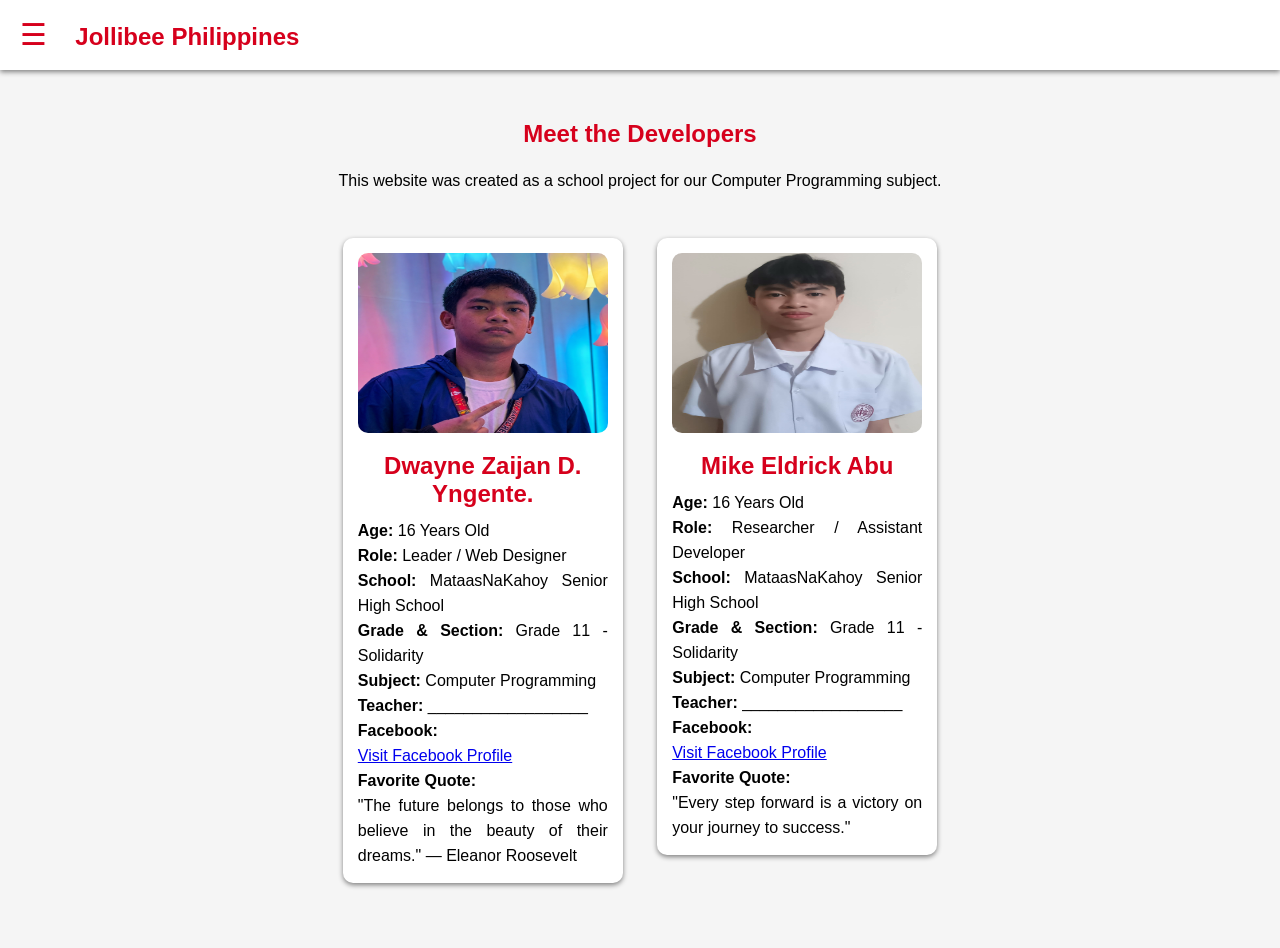
<file: credits.html>
<!DOCTYPE html>
<html>
<head>
    <title>Meet the Developers</title>
    <link rel="stylesheet" href="style.css">
</head>

<body>

  <input type="checkbox" id="check">

<!-- SIDEBAR -->

<div class="sidebar">

    <div class="sidebar-header">

        <img src="images/jollibee-logo.png" alt="Jollibee Logo">

        <h2>Jollibee</h2>

        <label for="check" class="close-btn">✖</label>

    </div>

    <nav>

        <a href="index.html#home"> Home</a>

        <a href="index.html#featured"> Featured</a>

        <a href="indext.html#about"> About</a>

        <a href="index.html#menu"> Menu</a>

        <a href="index.html#news"> News</a>

        <a href="index.html#history"> History</a>

        <a href="index.html#branches"> Branches</a>

        <a href="index.html#mission"> Mission</a>

        <a href="index.html#faq"> FAQ</a>

        <a href="index.html#contact"> Contact</a>
      
        <a href="credits.html" target="_blank">Meet the Developers</a>

    </nav>

</div>

<!-- MAIN -->

<div class="main">

<header>

<label for="check" class="menu-btn">

☰

</label>

<h2>Jollibee Philippines</h2>

</header>

<section>

    <h1>Meet the Developers</h1>

    <p>
        This website was created as a school project for our Computer Programming subject.
    </p>

    <div class="cards">

        <!-- Member 1 -->

        <div class="card">

            <img src="images/Puge.png" alt="Puge">

            <h2>Dwayne Zaijan D. Yngente.</h2>

            <p><strong>Age:</strong> 16 Years Old</p>

            <p><strong>Role:</strong> Leader / Web Designer</p>

            <p><strong>School:</strong> MataasNaKahoy Senior High School</p>

            <p><strong>Grade & Section:</strong> Grade 11 - Solidarity</p>

            <p><strong>Subject:</strong> Computer Programming</p>

            <p><strong>Teacher:</strong> __________________</p>

            <p>
                <strong>Facebook:</strong><br>
                <a href="https://www.facebook.com/share/1GJxaM4H3Z/" target="_blank">
                    Visit Facebook Profile
                </a>
            </p>

            <p>
                <strong>Favorite Quote:</strong><br>
                "The future belongs to those who believe in the beauty of their dreams." — Eleanor Roosevelt
            </p>

        </div>

        <!-- Member 2 -->

        <div class="card">

            <img src="images/puge2.jpg" alt="Puge">

            <h2>Mike Eldrick Abu</h2>

            <p><strong>Age:</strong> 16 Years Old</p>

            <p><strong>Role:</strong> Researcher / Assistant Developer</p>

            <p><strong>School:</strong> MataasNaKahoy Senior High School</p>

            <p><strong>Grade & Section:</strong> Grade 11 - Solidarity</p>

            <p><strong>Subject:</strong> Computer Programming</p>

            <p><strong>Teacher:</strong> __________________</p>

            <p>
                <strong>Facebook:</strong><br>
                <a href="https://www.facebook.com/share/19BkURDP6M/" target="_blank">
                    Visit Facebook Profile
                </a>
            </p>

            <p>
                <strong>Favorite Quote:</strong><br>
                "Every step forward is a victory on your journey to success."
            </p>

        </div>

    </div>

</section>

</body>
</html>
</file>
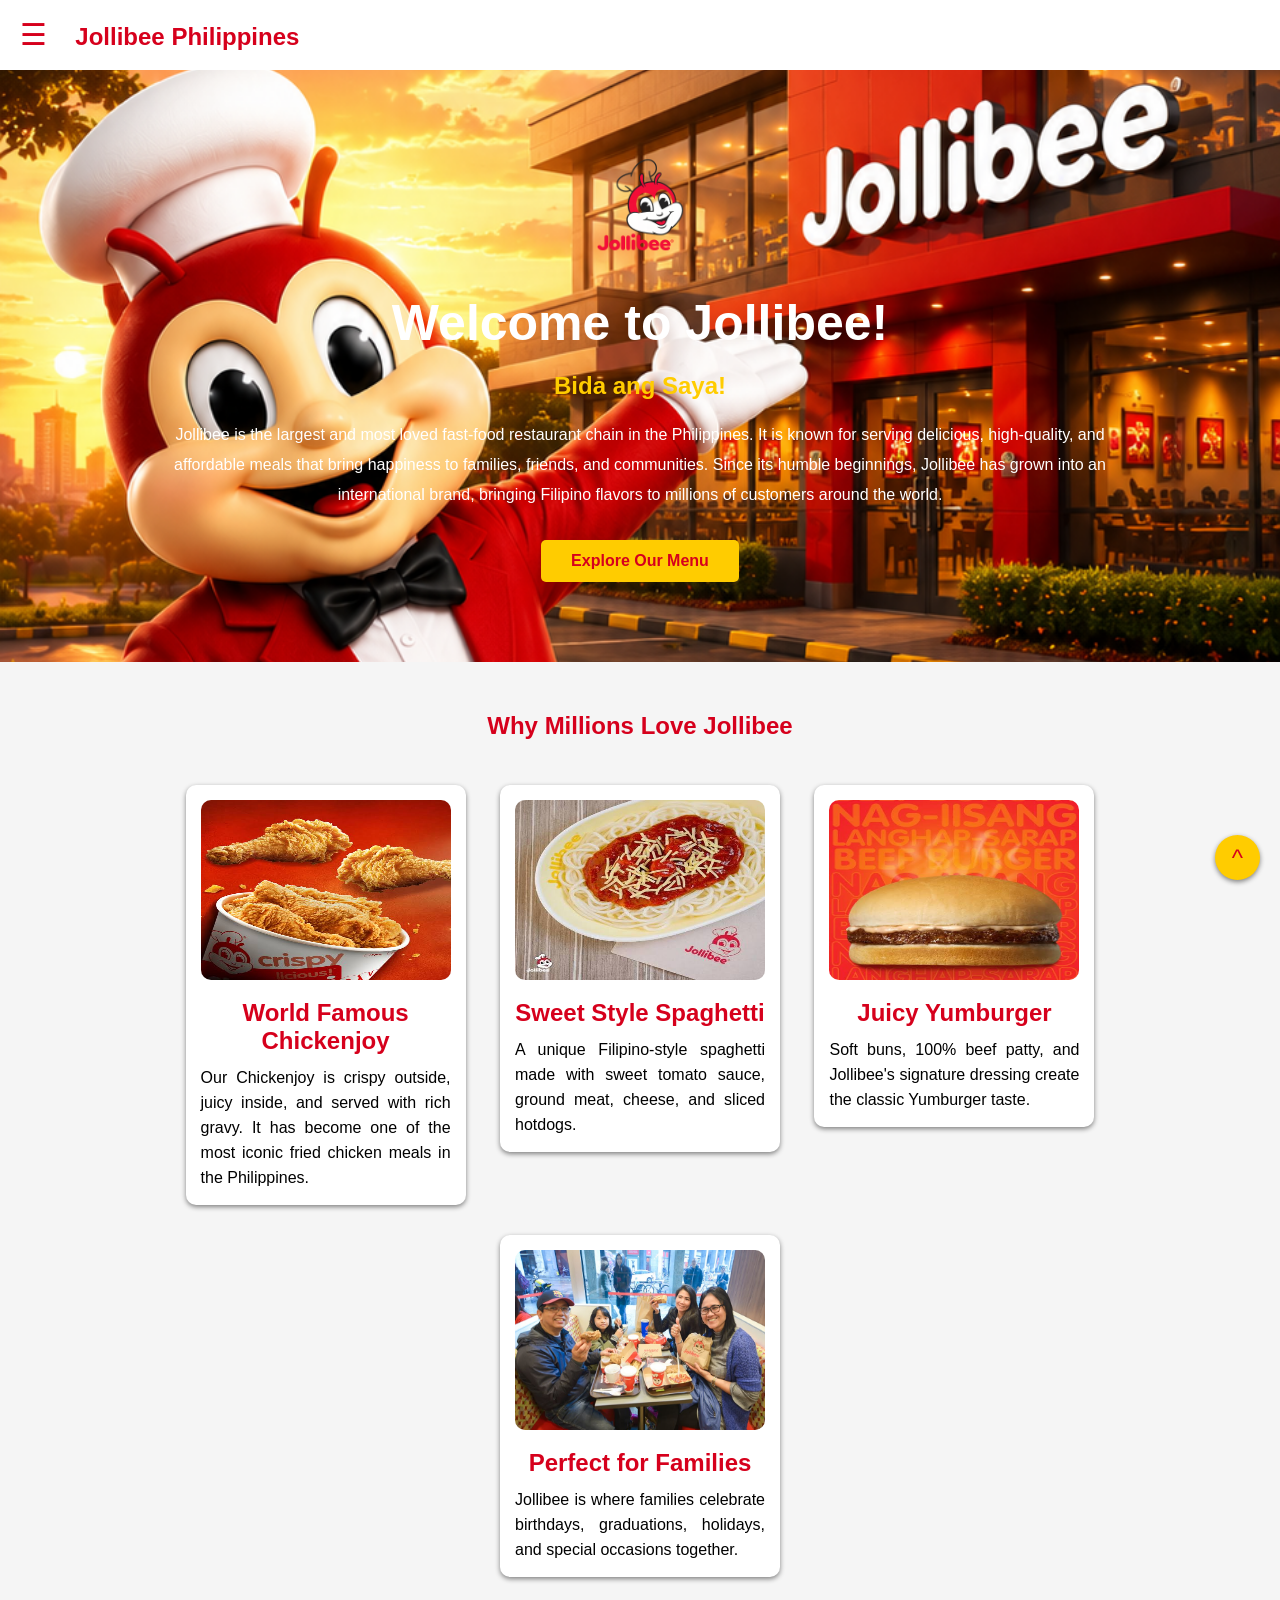
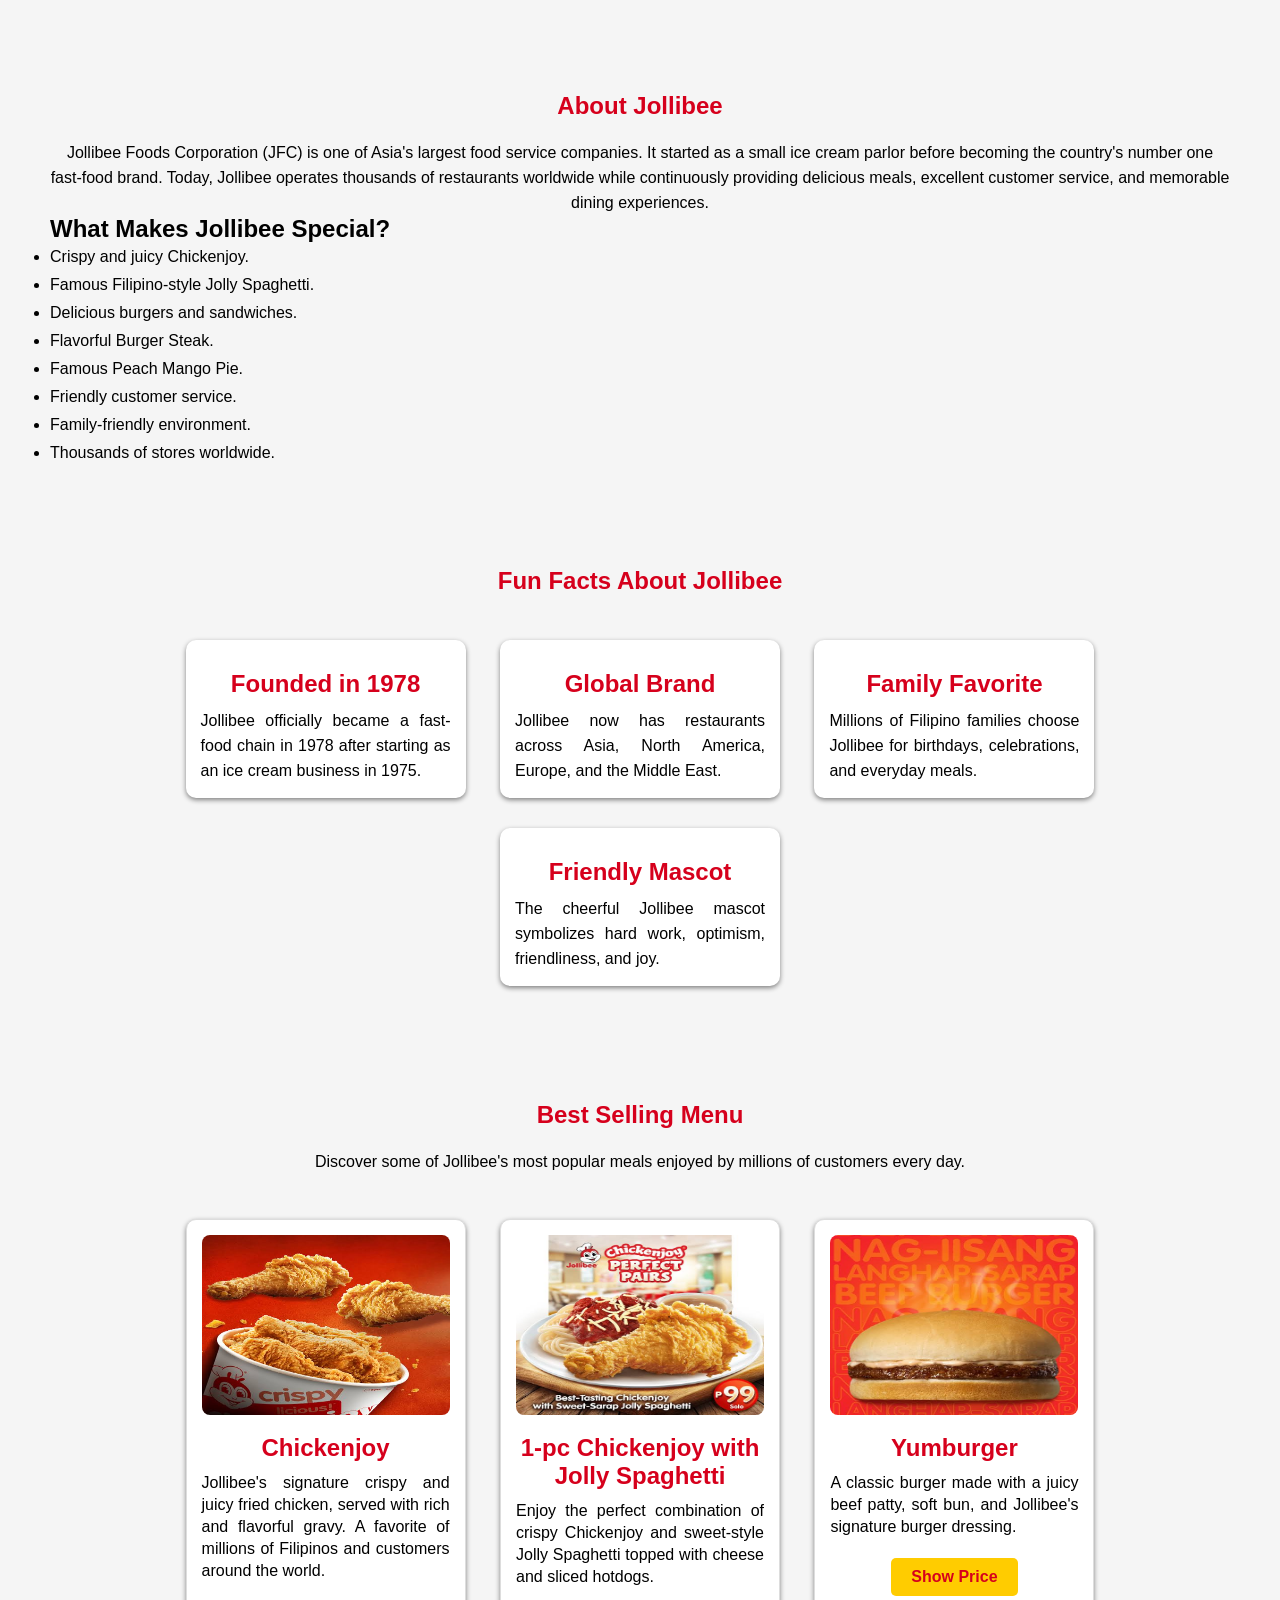
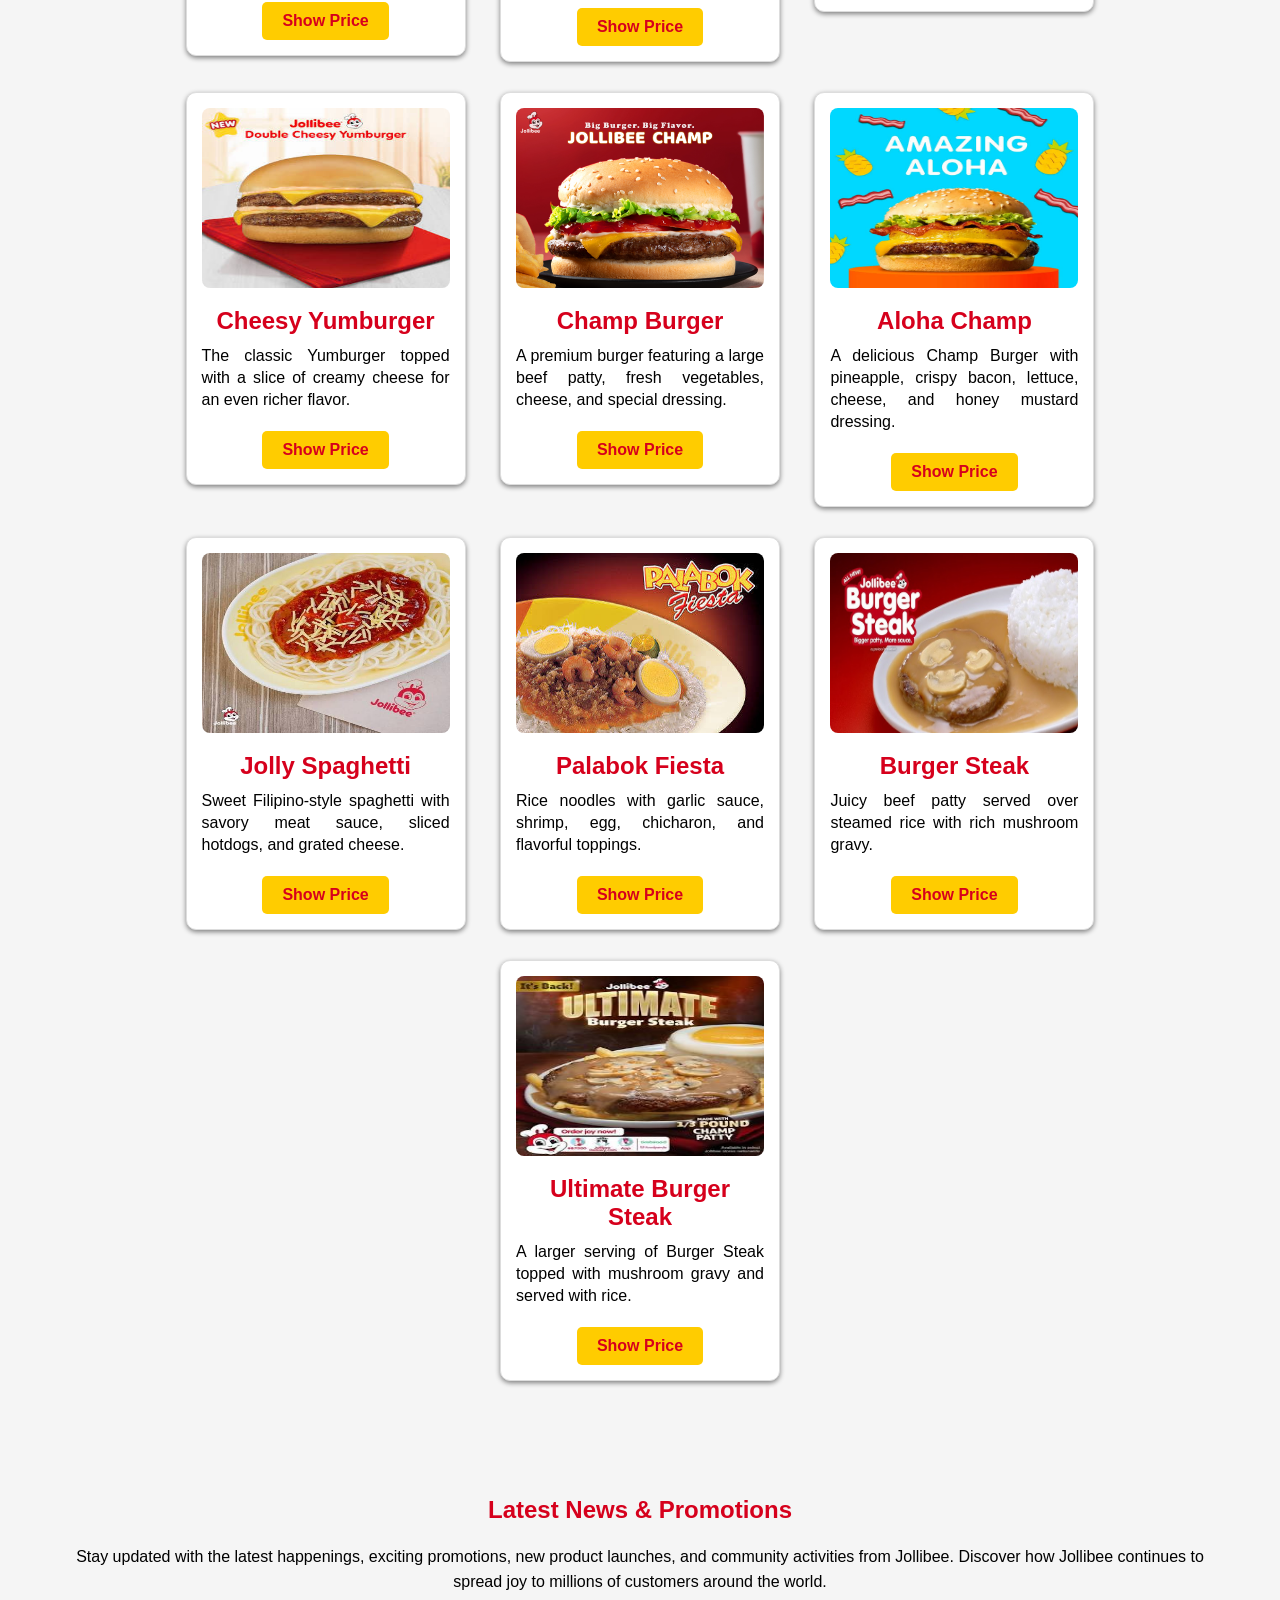
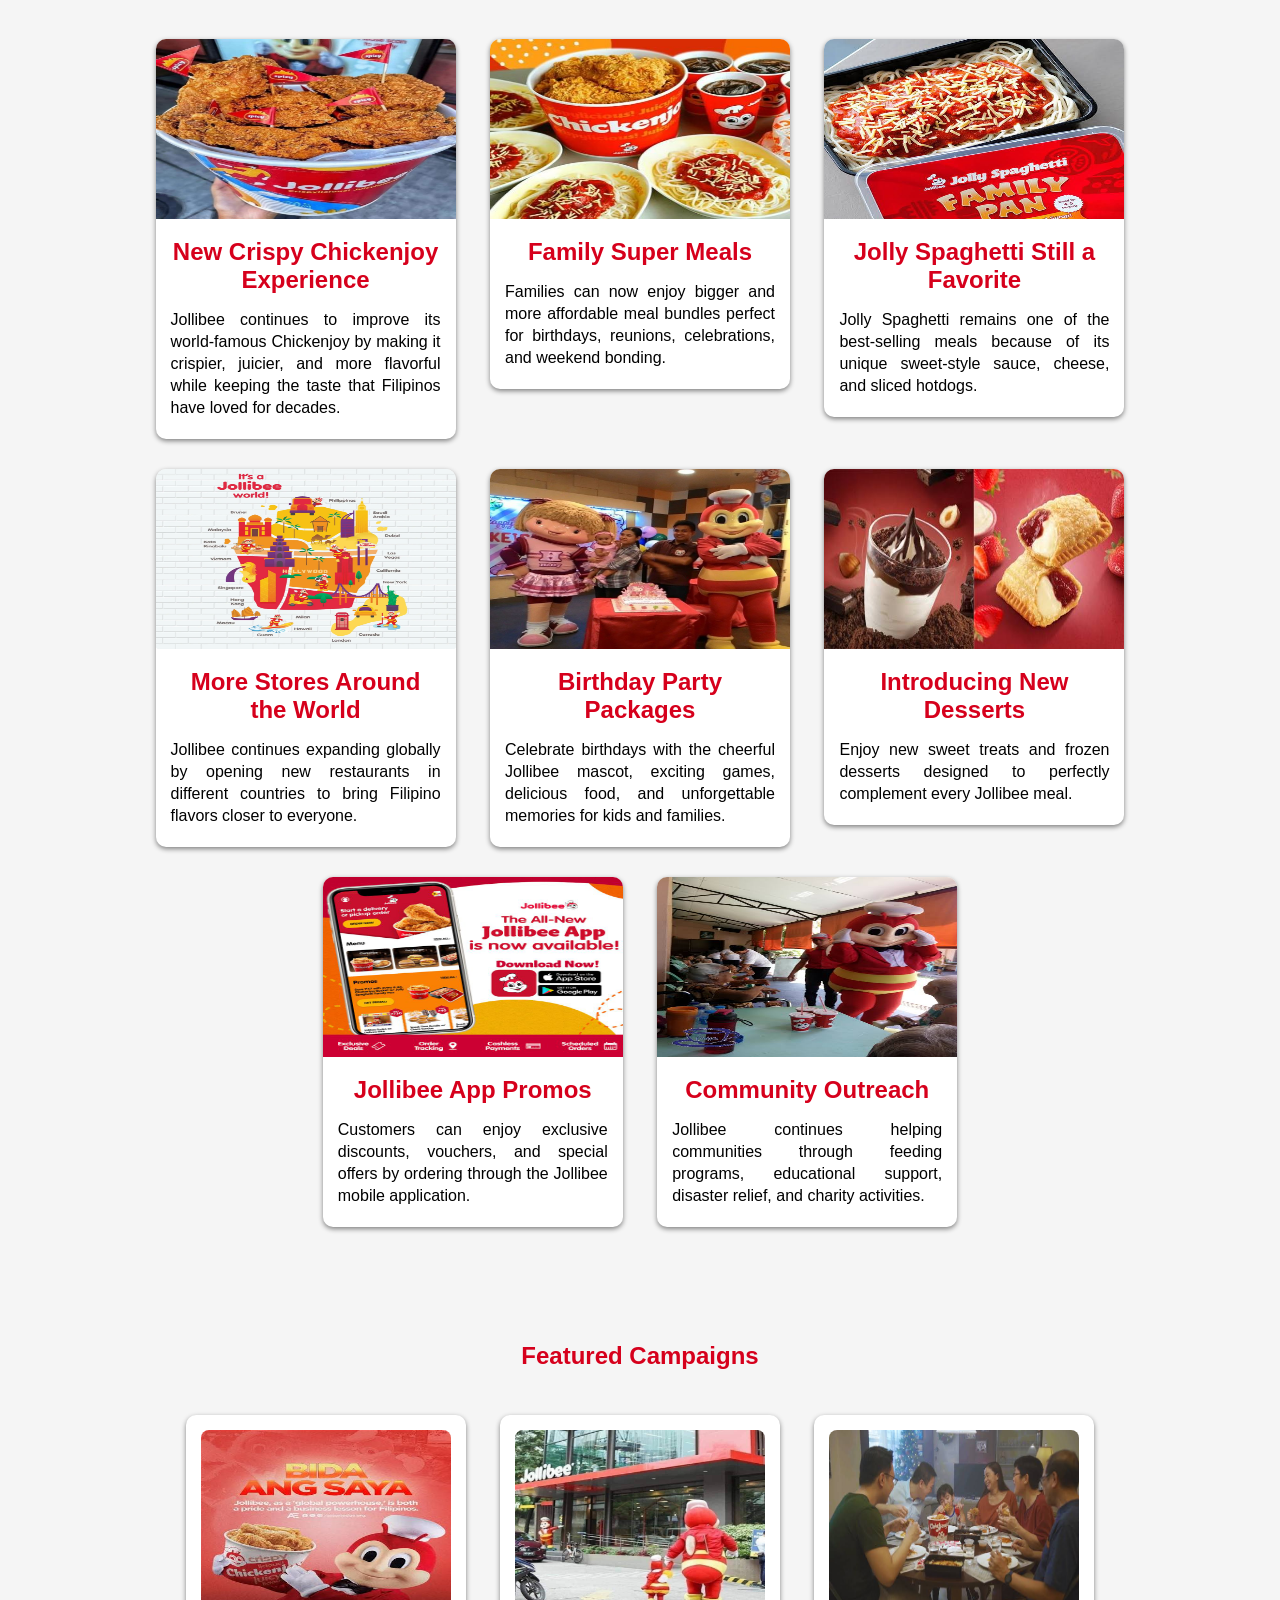
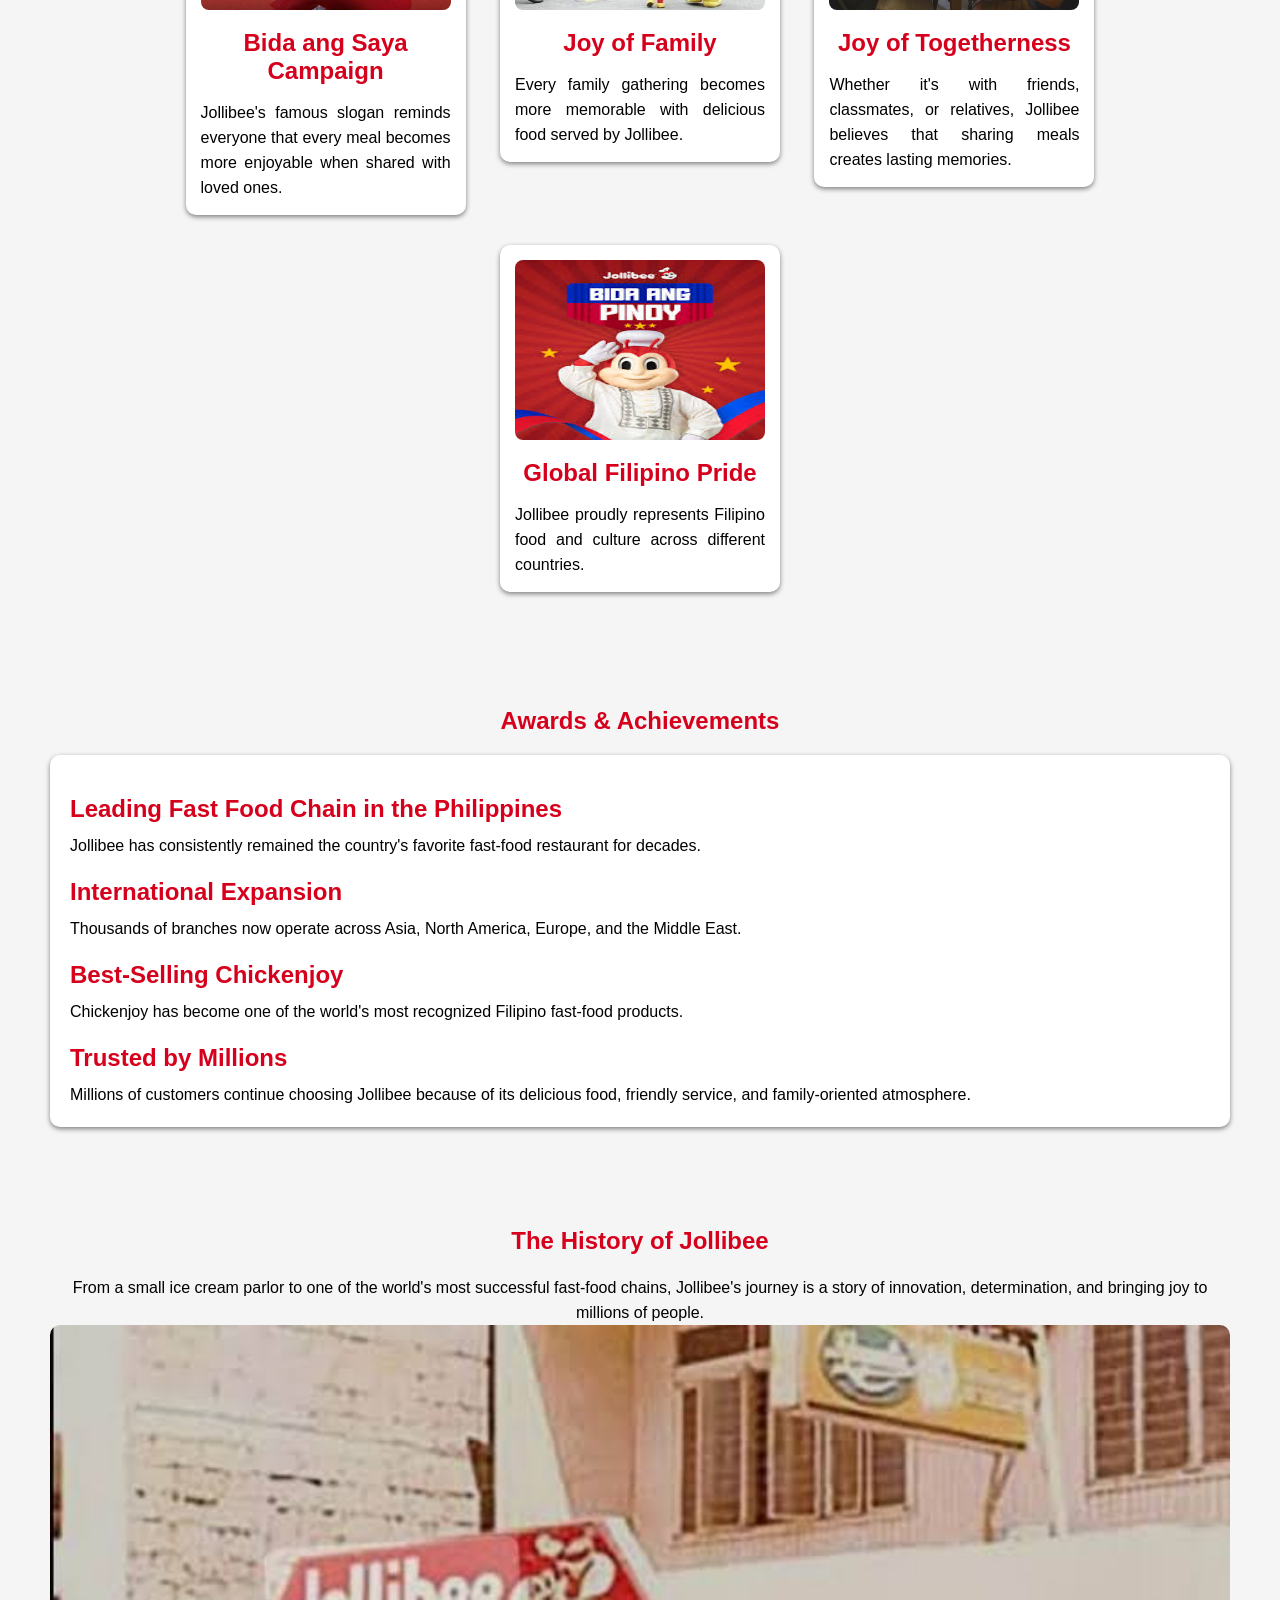
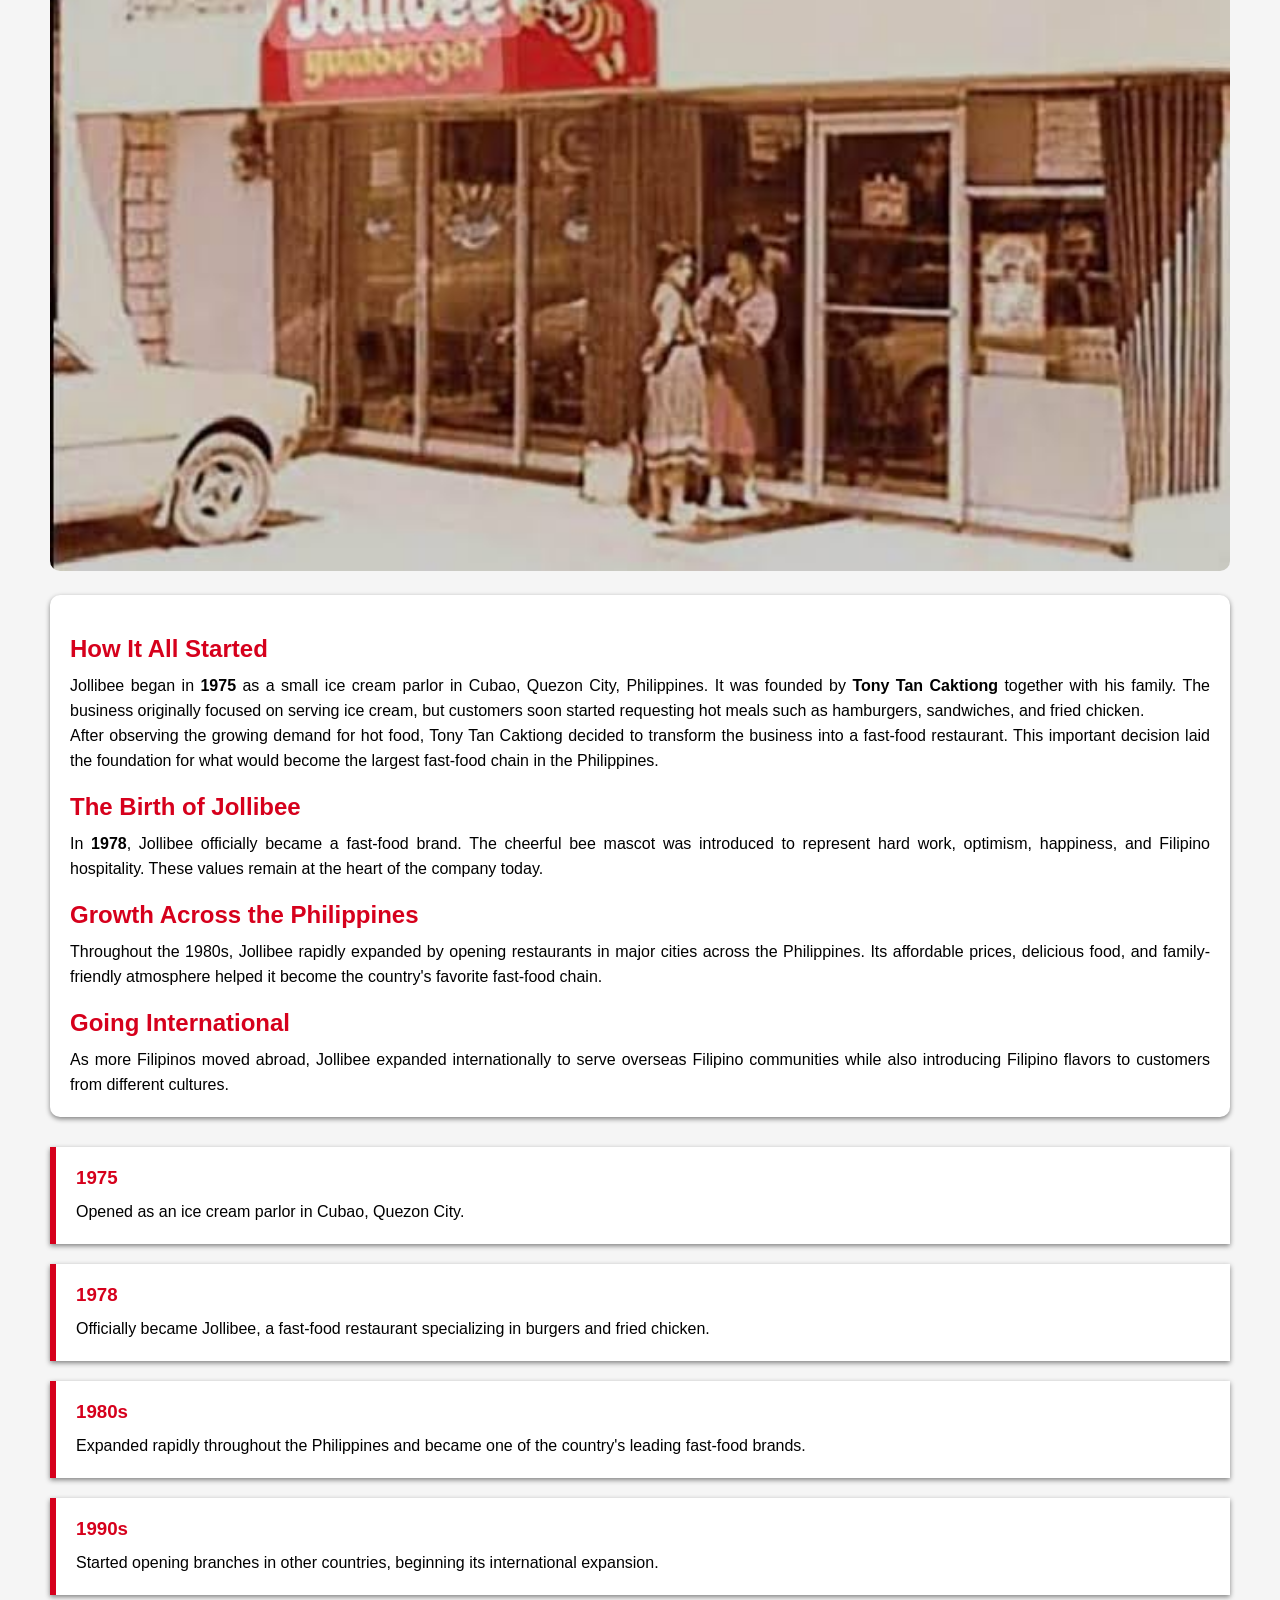
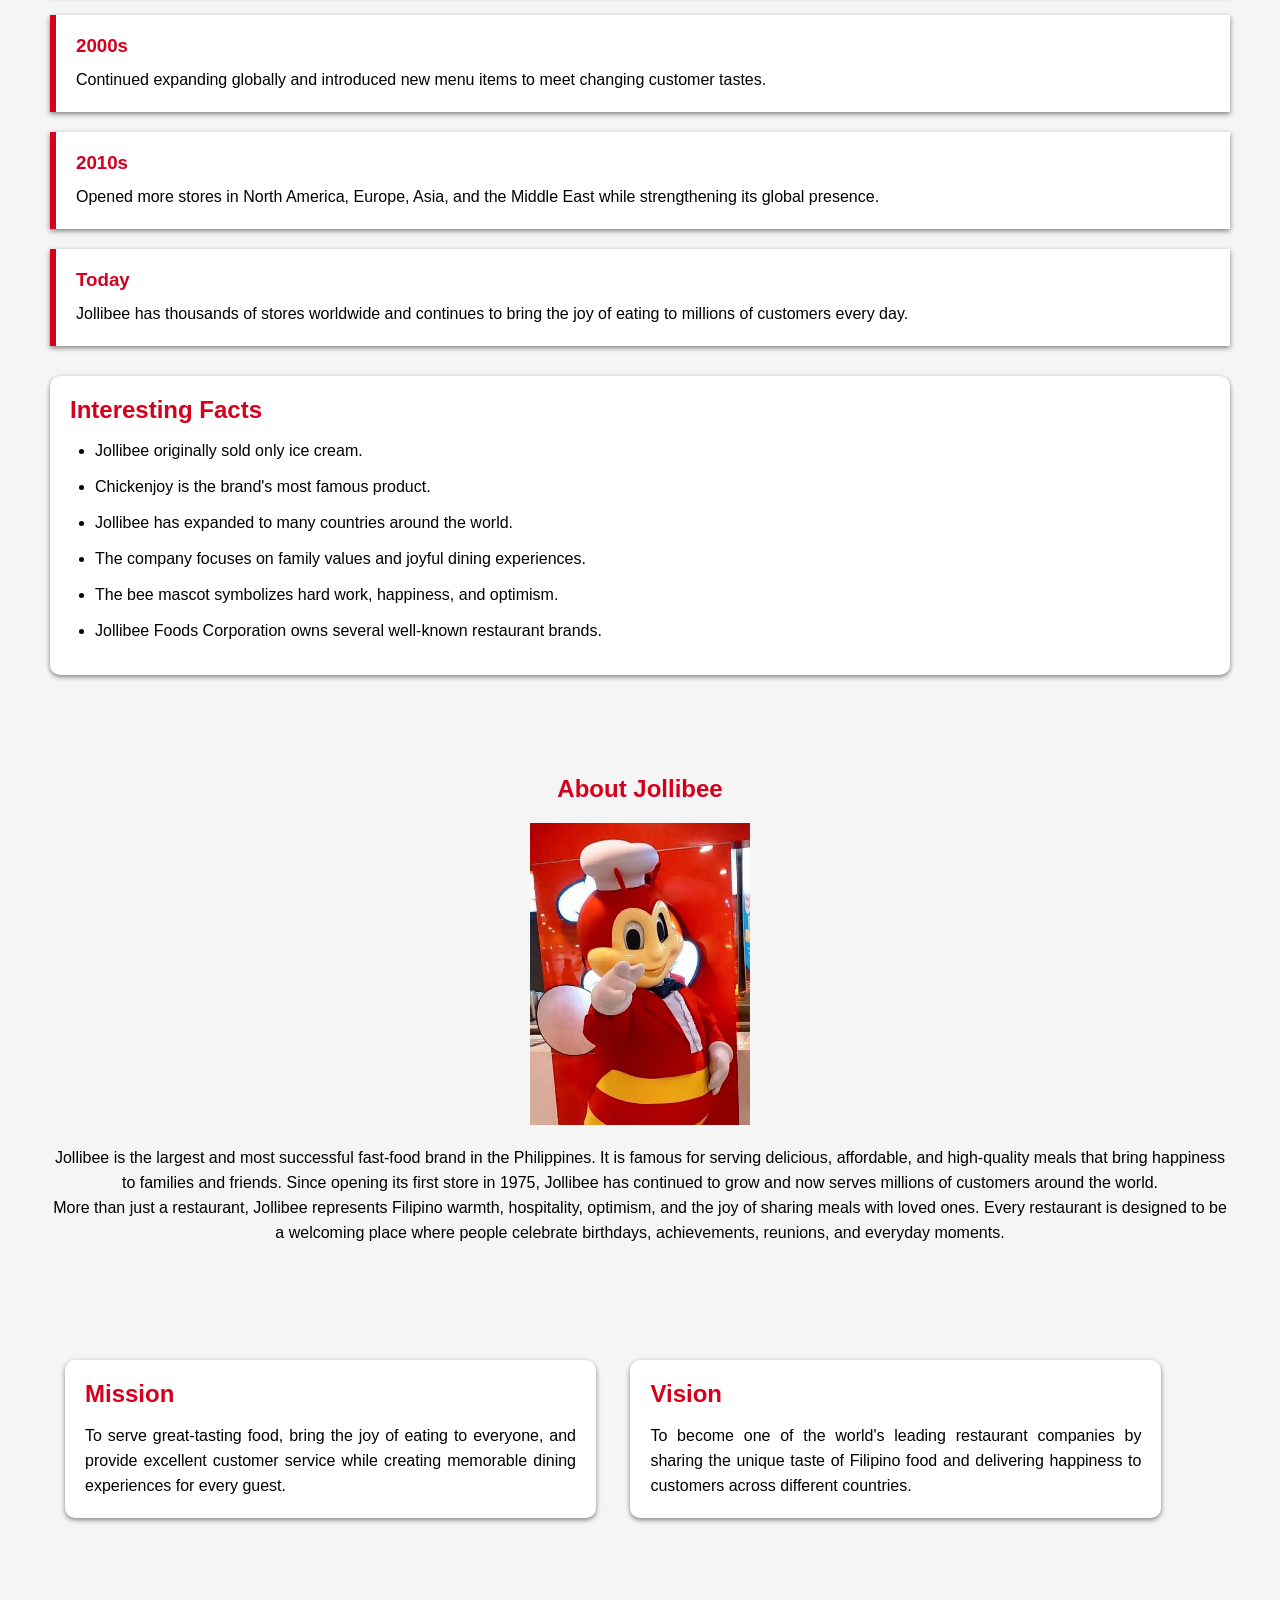
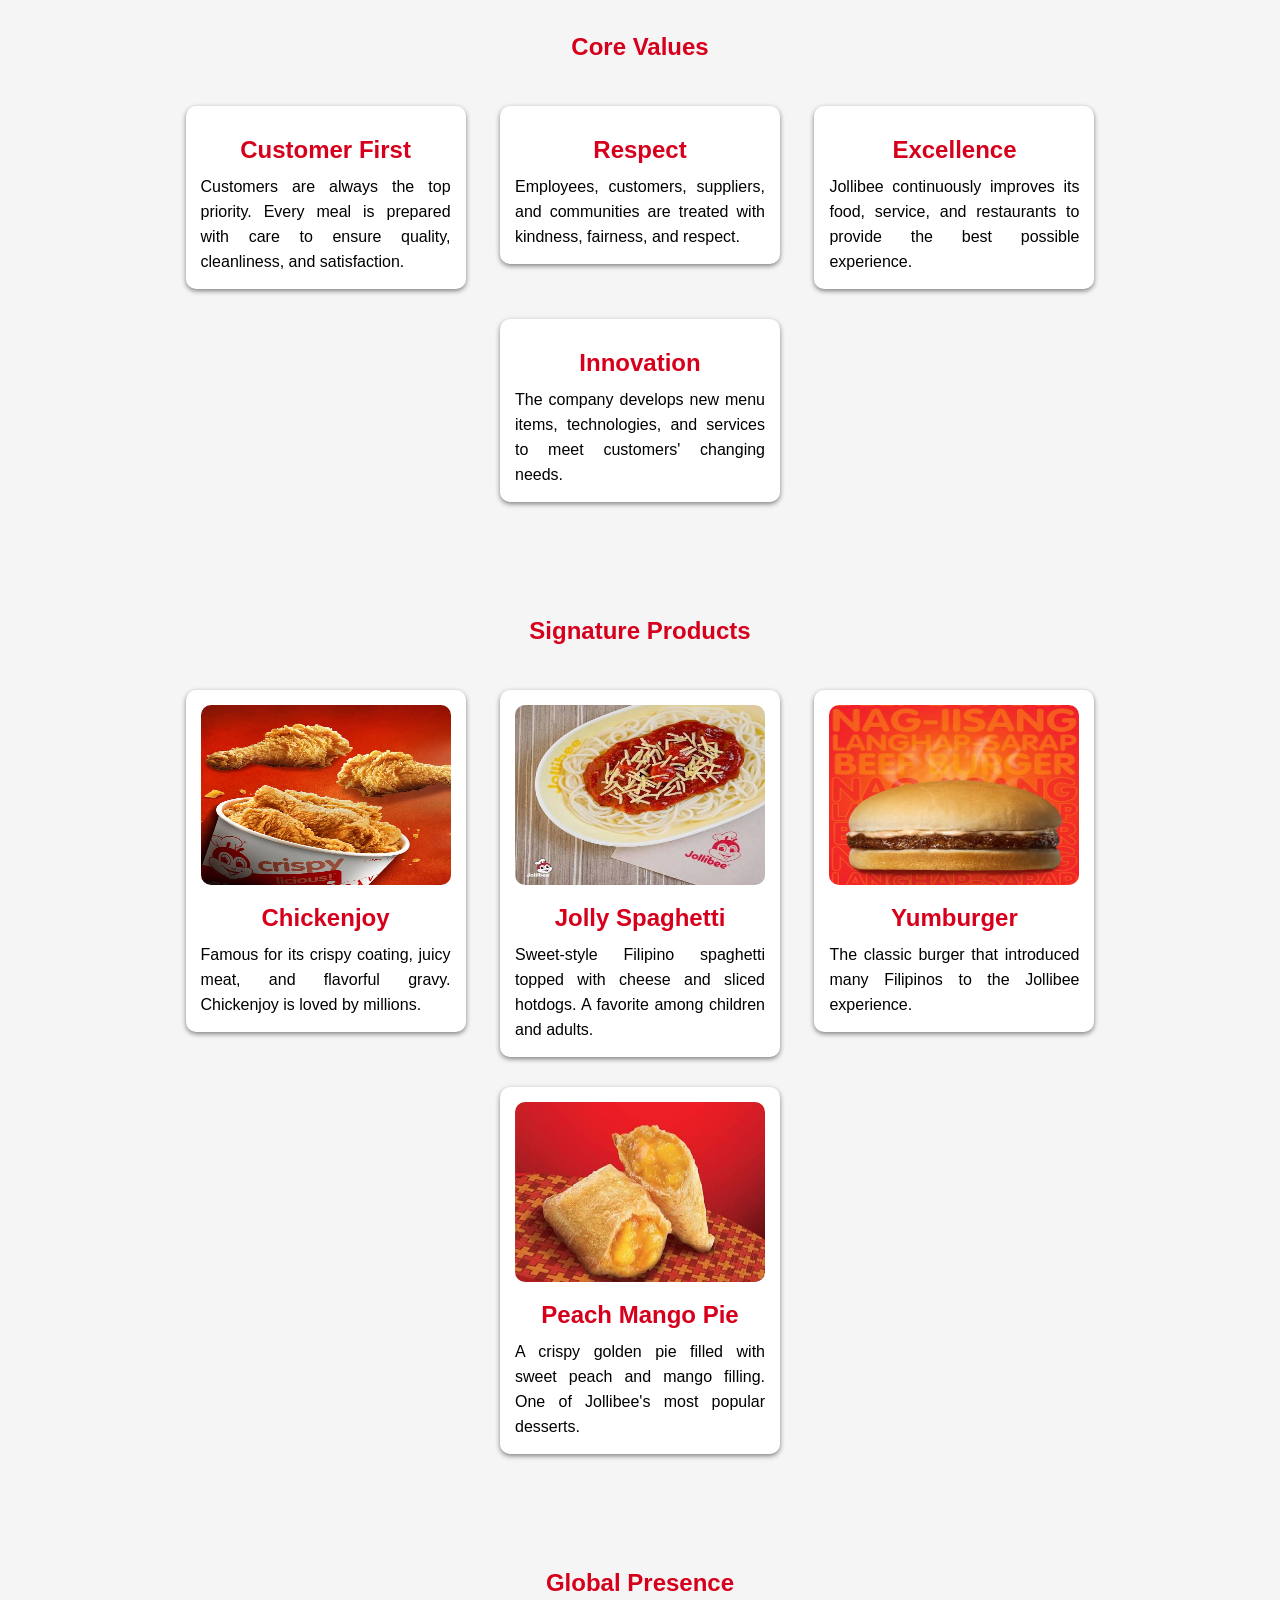
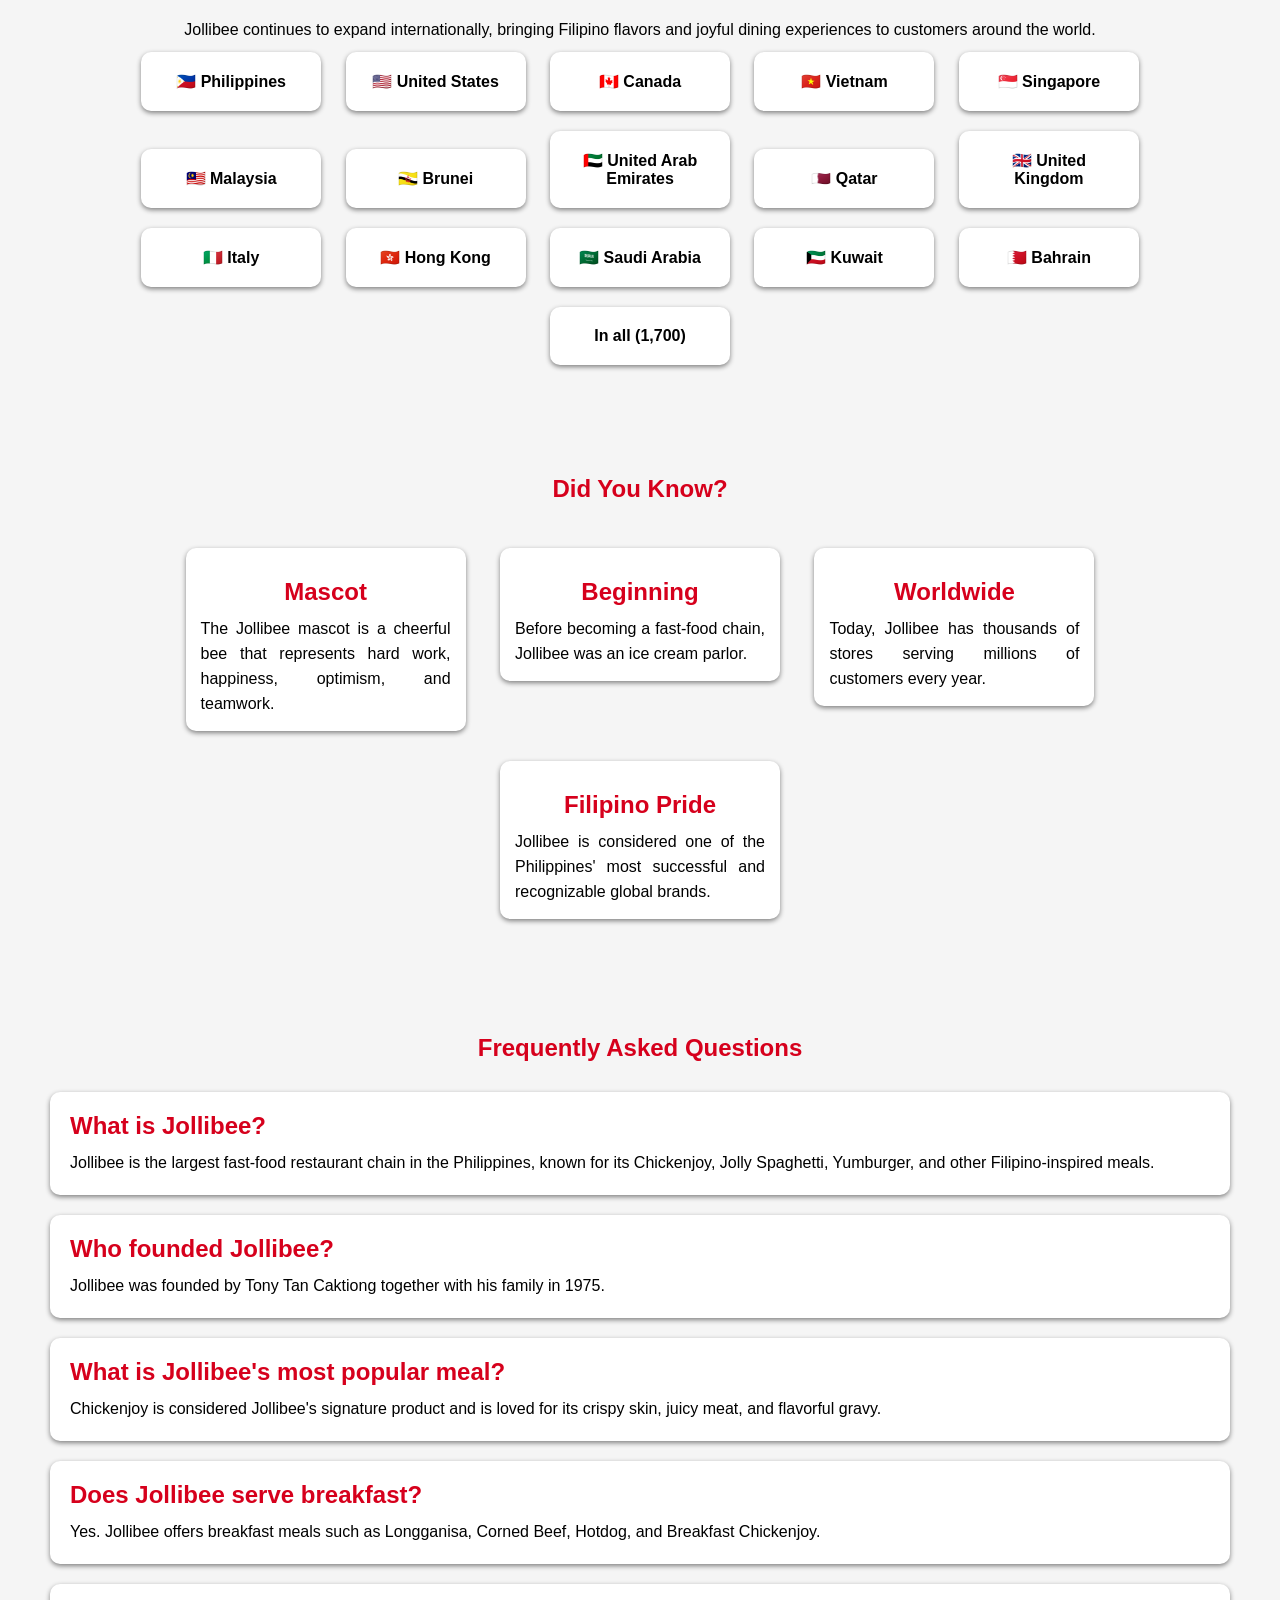
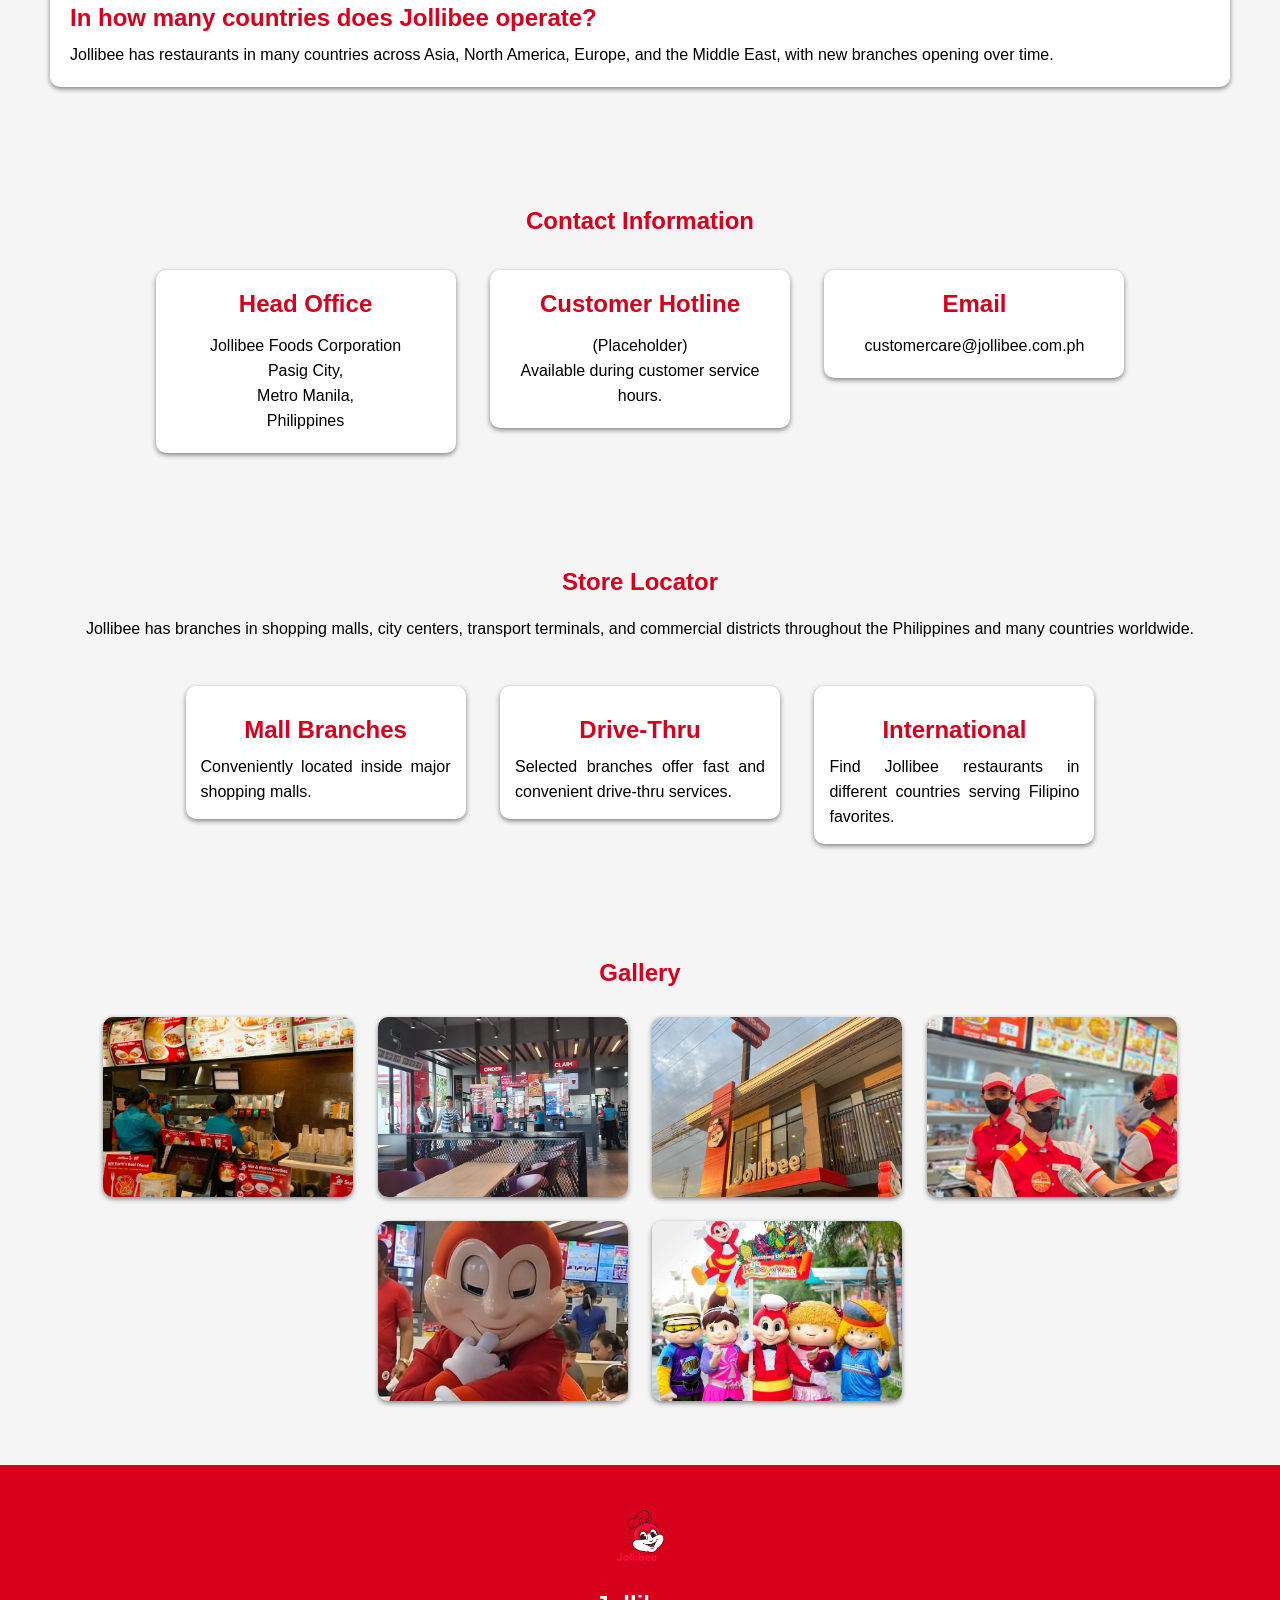
<file: indext.html>
<!DOCTYPE html>
<html lang="en">
<head>
    <meta charset="UTF-8">
    <meta name="viewport" content="width=device-width, initial-scale=1.0">
    <title>Jollibee | Bida ang Saya!</title>

    <link rel="stylesheet" href="style.css">

</head>

<body>

<input type="checkbox" id="check">

<!-- SIDEBAR -->

<div class="sidebar">

    <div class="sidebar-header">

        <img src="images/jollibee-logo1.png" alt="Jollibee Logo">

        

        <label for="check" class="close-btn">✖</label>

    </div>

    <nav>

        <a href="#home"> Home</a>

        <a href="#featured"> Featured</a>

        <a href="#about"> About</a>

        <a href="#menu"> Menu</a>

        <a href="#news"> News</a>

        <a href="#history"> History</a>

        <a href="#branches"> Branches</a>

        <a href="#mission"> Mission</a>

        <a href="#faq"> FAQ</a>

        <a href="#contact"> Contact</a>
      
        <a href="credits.html" target="_blank">Meet the Developers</a>

    </nav>

</div>

<!-- MAIN -->

<div class="main">

<header>

<label for="check" class="menu-btn">

☰

</label>

<h2>Jollibee Philippines</h2>

</header>

<!--  HOME  -->

<section id="home" class="hero">

<div class="hero-content">

<img src="images/jollibee-logo.png" class="hero-logo">

<h1>Welcome to Jollibee!</h1>

<h2>Bida ang Saya!</h2>

<p>

Jollibee is the largest and most loved fast-food restaurant
chain in the Philippines. It is known for serving delicious,
high-quality, and affordable meals that bring happiness to
families, friends, and communities. Since its humble
beginnings, Jollibee has grown into an international brand,
bringing Filipino flavors to millions of customers around
the world.

</p>

<a href="#menu" class="button">

Explore Our Menu

</a>

</div>

</section>

<!--  FEATURED  -->

<section id="featured">

<h1>Why Millions Love Jollibee</h1>

<div class="cards">

<div class="card">

<img src="images/chickenjoy.jpg">

<h2>World Famous Chickenjoy</h2>

<p>

Our Chickenjoy is crispy outside,
juicy inside, and served with rich gravy.
It has become one of the most iconic fried
chicken meals in the Philippines.

</p>

</div>

<div class="card">

<img src="images/spaghetti.jpg">

<h2>Sweet Style Spaghetti</h2>

<p>

A unique Filipino-style spaghetti
made with sweet tomato sauce,
ground meat,
cheese,
and sliced hotdogs.

</p>

</div>

<div class="card">

<img src="images/yumburger.jpg">

<h2>Juicy Yumburger</h2>

<p>

Soft buns,
100% beef patty,
and Jollibee's signature dressing
create the classic Yumburger taste.

</p>

</div>

<div class="card">

<img src="images/family.jpg">

<h2>Perfect for Families</h2>

<p>

Jollibee is where families celebrate birthdays,
graduations,
holidays,
and special occasions together.

</p>

</div>

</div>

</section>

<!-- ABOUT -->

<section id="about">

<h1>About Jollibee</h1>

<p>

Jollibee Foods Corporation (JFC) is one of Asia's largest
food service companies. It started as a small ice cream
parlor before becoming the country's number one fast-food
brand. Today, Jollibee operates thousands of restaurants
worldwide while continuously providing delicious meals,
excellent customer service, and memorable dining experiences.

</p>

<h2>What Makes Jollibee Special?</h2>

<ul>

<li> Crispy and juicy Chickenjoy.</li>

<li> Famous Filipino-style Jolly Spaghetti.</li>

<li> Delicious burgers and sandwiches.</li>

<li> Flavorful Burger Steak.</li>

<li> Famous Peach Mango Pie.</li>

<li> Friendly customer service.</li>

<li> Family-friendly environment.</li>

<li> Thousands of stores worldwide.</li>

</ul>

</section>

<!-- FUN FACTS -->

<section class="facts">

<h1>Fun Facts About Jollibee</h1>

<div class="cards">

<div class="card">

<h2> Founded in 1978</h2>

<p>

Jollibee officially became a fast-food chain in 1978 after
starting as an ice cream business in 1975.

</p>

</div>

<div class="card">

<h2> Global Brand</h2>

<p>

Jollibee now has restaurants across
Asia,
North America,
Europe,
and the Middle East.

</p>

</div>

<div class="card">

<h2> Family Favorite</h2>

<p>

Millions of Filipino families choose
Jollibee for birthdays,
celebrations,
and everyday meals.

</p>

</div>

<div class="card">

<h2> Friendly Mascot</h2>

<p>

The cheerful Jollibee mascot symbolizes
hard work,
optimism,
friendliness,
and joy.

</p>

</div>

</div>

</section>

<!-- MENU START -->

<section id="menu">

<h1>Best Selling Menu</h1>

<p>

Discover some of Jollibee's most popular meals enjoyed by
millions of customers every day.

</p>

<div class="menu-container">
      <!-- Chickenjoy -->
    <div class="food-card">
        <img src="images/chickenjoy.jpg" alt="Chickenjoy">
        <h2>Chickenjoy</h2>
        <p>
            Jollibee's signature crispy and juicy fried chicken,
            served with rich and flavorful gravy. A favorite of
            millions of Filipinos and customers around the world.
        </p>
        <a href="#price1" class="price-btn">Show Price</a>
    </div>

    <!-- 1-pc Chicken with Jolly Spaghetti -->
    <div class="food-card">
        <img src="images/chicken-spaghetti.jpg" alt="Chicken and Spaghetti">
        <h2>1-pc Chickenjoy with Jolly Spaghetti</h2>
        <p>
            Enjoy the perfect combination of crispy Chickenjoy
            and sweet-style Jolly Spaghetti topped with cheese
            and sliced hotdogs.
        </p>
        <a href="#price2" class="price-btn">Show Price</a>
    </div>

    <!-- Yumburger -->
    <div class="food-card">
        <img src="images/yumburger.jpg" alt="Yumburger">
        <h2>Yumburger</h2>
        <p>
            A classic burger made with a juicy beef patty,
            soft bun, and Jollibee's signature burger dressing.
        </p>
        <a href="#price3" class="price-btn">Show Price</a>
    </div>

    <!-- Cheesy Yumburger -->
    <div class="food-card">
        <img src="images/cheesy-yumburger.jpg" alt="Cheesy Yumburger">
        <h2>Cheesy Yumburger</h2>
        <p>
            The classic Yumburger topped with a slice of
            creamy cheese for an even richer flavor.
        </p>
        <a href="#price4" class="price-btn">Show Price</a>
    </div>

    <!-- Champ -->
    <div class="food-card">
        <img src="images/champ.jpg" alt="Champ Burger">
        <h2>Champ Burger</h2>
        <p>
            A premium burger featuring a large beef patty,
            fresh vegetables, cheese, and special dressing.
        </p>
        <a href="#price5" class="price-btn">Show Price</a>
    </div>

    <!-- Aloha Champ -->
    <div class="food-card">
        <img src="images/aloha.jpg" alt="Aloha Champ">
        <h2>Aloha Champ</h2>
        <p>
            A delicious Champ Burger with pineapple,
            crispy bacon, lettuce, cheese,
            and honey mustard dressing.
        </p>
        <a href="#price6" class="price-btn">Show Price</a>
    </div>

    <!-- Jolly Spaghetti -->
    <div class="food-card">
        <img src="images/spaghetti.jpg" alt="Jolly Spaghetti">
        <h2>Jolly Spaghetti</h2>
        <p>
            Sweet Filipino-style spaghetti with savory meat sauce,
            sliced hotdogs, and grated cheese.
        </p>
        <a href="#price7" class="price-btn">Show Price</a>
    </div>

    <!-- Palabok Fiesta -->
    <div class="food-card">
        <img src="images/palabok.jpg" alt="Palabok Fiesta">
        <h2>Palabok Fiesta</h2>
        <p>
            Rice noodles with garlic sauce,
            shrimp, egg, chicharon,
            and flavorful toppings.
        </p>
        <a href="#price8" class="price-btn">Show Price</a>
    </div>

    <!-- Burger Steak -->
    <div class="food-card">
        <img src="images/burger-steak.jpg" alt="Burger Steak">
        <h2>Burger Steak</h2>
        <p>
            Juicy beef patty served over steamed rice
            with rich mushroom gravy.
        </p>
        <a href="#price9" class="price-btn">Show Price</a>
    </div>

    <!-- Ultimate Burger Steak -->
    <div class="food-card">
        <img src="images/ultimate-burger-steak.jpg" alt="Ultimate Burger Steak">
        <h2>Ultimate Burger Steak</h2>
        <p>
            A larger serving of Burger Steak topped with
            mushroom gravy and served with rice.
        </p>
        <a href="#price10" class="price-btn">Show Price</a>
    </div>

</div>

<!-- PRICE SECTION -->

<div id="price1" class="price-box">
    <h2>Chickenjoy</h2>
    <p>Solo: ₱95</p>
    <p>With Drink: ₱132</p>
</div>

<div id="price2" class="price-box">
    <h2>1-pc Chickenjoy with Jolly Spaghetti</h2>
    <p>Price: ₱145</p>
</div>

<div id="price3" class="price-box">
    <h2>Yumburger</h2>
    <p>Price: ₱40</p>
</div>

<div id="price4" class="price-box">
    <h2>Cheesy Yumburger</h2>
    <p>Price: ₱59</p>
</div>

<div id="price5" class="price-box">
    <h2>Champ Burger</h2>
    <p>Price: ₱180</p>
</div>

<div id="price6" class="price-box">
    <h2>Aloha Champ</h2>
    <p>Price: ₱205</p>
</div>

<div id="price7" class="price-box">
    <h2>Jolly Spaghetti</h2>
    <p>Price: ₱60</p>
</div>

<div id="price8" class="price-box">
    <h2>Palabok Fiesta</h2>
    <p>Price: ₱135</p>
</div>

<div id="price9" class="price-box">
    <h2>Burger Steak</h2>
    <p>Price: ₱65</p>
</div>

<div id="price10" class="price-box">
    <h2>Ultimate Burger Steak</h2>
    <p>Price: ₱120</p>
</div>

</section>
<!--  NEWS & PROMOTIONS -->

<section id="news">

    <h1>Latest News & Promotions</h1>

    <p>
        Stay updated with the latest happenings, exciting promotions,
        new product launches, and community activities from Jollibee.
        Discover how Jollibee continues to spread joy to millions of
        customers around the world.
    </p>

    <div class="news-container">

        <!-- News 1 -->

        <div class="news-card">

            <img src="images/news1.jpg" alt="New Chickenjoy">

            <h2>New Crispy Chickenjoy Experience</h2>

            <p>
                Jollibee continues to improve its world-famous Chickenjoy
                by making it crispier, juicier, and more flavorful while
                keeping the taste that Filipinos have loved for decades.
            </p>

        </div>

        <!-- News 2 -->

        <div class="news-card">

            <img src="images/news2.jpg" alt="Family Bundle">

            <h2>Family Super Meals</h2>

            <p>
                Families can now enjoy bigger and more affordable meal
                bundles perfect for birthdays, reunions, celebrations,
                and weekend bonding.
            </p>

        </div>

        <!-- News 3 -->

        <div class="news-card">

            <img src="images/news3.jpg" alt="Jolly Spaghetti">

            <h2>Jolly Spaghetti Still a Favorite</h2>

            <p>
                Jolly Spaghetti remains one of the best-selling meals
                because of its unique sweet-style sauce, cheese,
                and sliced hotdogs.
            </p>

        </div>

        <!-- News 4 -->

        <div class="news-card">

            <img src="images/news4.jpg" alt="New Branch">

            <h2>More Stores Around the World</h2>

            <p>
                Jollibee continues expanding globally by opening new
                restaurants in different countries to bring Filipino
                flavors closer to everyone.
            </p>

        </div>

        <!-- News 5 -->

        <div class="news-card">

            <img src="images/news5.jpg">

            <h2>Birthday Party Packages</h2>

            <p>
                Celebrate birthdays with the cheerful Jollibee mascot,
                exciting games, delicious food, and unforgettable
                memories for kids and families.
            </p>

        </div>

        <!-- News 6 -->

        <div class="news-card">

            <img src="images/news6.jpg">

            <h2>Introducing New Desserts</h2>

            <p>
                Enjoy new sweet treats and frozen desserts designed
                to perfectly complement every Jollibee meal.
            </p>

        </div>

        <!-- News 7 -->

        <div class="news-card">

            <img src="images/news7.jpg">

            <h2>Jollibee App Promos</h2>

            <p>
                Customers can enjoy exclusive discounts,
                vouchers, and special offers by ordering
                through the Jollibee mobile application.
            </p>

        </div>

        <!-- News 8 -->

        <div class="news-card">

            <img src="images/news8.jpg">

            <h2>Community Outreach</h2>

            <p>
                Jollibee continues helping communities through
                feeding programs, educational support,
                disaster relief, and charity activities.
            </p>

        </div>

    </div>

</section>

<!--  FEATURED CAMPAIGNS -->

<section id="campaigns">

    <h1>Featured Campaigns</h1>

    <div class="campaign-container">

        <div class="campaign-card">

            <img src="images/campaign1.jpg">

            <h2>Bida ang Saya Campaign</h2>

            <p>

                Jollibee's famous slogan reminds everyone that
                every meal becomes more enjoyable when shared
                with loved ones.

            </p>

        </div>

        <div class="campaign-card">

            <img src="images/campaign2.jpg">

            <h2>Joy of Family</h2>

            <p>

                Every family gathering becomes more memorable
                with delicious food served by Jollibee.

            </p>

        </div>

        <div class="campaign-card">

            <img src="images/campaign3.jpg">

            <h2>Joy of Togetherness</h2>

            <p>

                Whether it's with friends, classmates,
                or relatives, Jollibee believes that
                sharing meals creates lasting memories.

            </p>

        </div>

        <div class="campaign-card">

            <img src="images/campaign4.jpg">

            <h2>Global Filipino Pride</h2>

            <p>

                Jollibee proudly represents Filipino food
                and culture across different countries.

            </p>

        </div>

    </div>

</section>

<!-- AWARDS -->

<section id="awards">

<h1>Awards & Achievements</h1>

<div class="award-box">

<h2> Leading Fast Food Chain in the Philippines</h2>

<p>

Jollibee has consistently remained the country's
favorite fast-food restaurant for decades.

</p>

<h2> International Expansion</h2>

<p>

Thousands of branches now operate across Asia,
North America, Europe, and the Middle East.

</p>

<h2> Best-Selling Chickenjoy</h2>

<p>

Chickenjoy has become one of the world's
most recognized Filipino fast-food products.

</p>

<h2> Trusted by Millions</h2>

<p>

Millions of customers continue choosing Jollibee
because of its delicious food,
friendly service,
and family-oriented atmosphere.

</p>

</div>

</section>
<!--  HISTORY  -->

<section id="history">

    <div class="section-title">
        <h1>The History of Jollibee</h1>
        <p>
            From a small ice cream parlor to one of the world's most successful
            fast-food chains, Jollibee's journey is a story of innovation,
            determination, and bringing joy to millions of people.
        </p>
    </div>

    <div class="history-banner">
        <img src="images/old-jollibee.jpg" alt="Early Jollibee Store">
    </div>

    <div class="history-content">

        <h2>How It All Started</h2>

        <p>
            Jollibee began in <strong>1975</strong> as a small ice cream parlor
            in Cubao, Quezon City, Philippines. It was founded by
            <strong>Tony Tan Caktiong</strong> together with his family.
            The business originally focused on serving ice cream, but customers
            soon started requesting hot meals such as hamburgers, sandwiches,
            and fried chicken.
        </p>

        <p>
            After observing the growing demand for hot food, Tony Tan Caktiong
            decided to transform the business into a fast-food restaurant.
            This important decision laid the foundation for what would become
            the largest fast-food chain in the Philippines.
        </p>

        <h2>The Birth of Jollibee</h2>

        <p>
            In <strong>1978</strong>, Jollibee officially became a fast-food
            brand. The cheerful bee mascot was introduced to represent
            hard work, optimism, happiness, and Filipino hospitality.
            These values remain at the heart of the company today.
        </p>

        <h2>Growth Across the Philippines</h2>

        <p>
            Throughout the 1980s, Jollibee rapidly expanded by opening
            restaurants in major cities across the Philippines.
            Its affordable prices, delicious food, and family-friendly
            atmosphere helped it become the country's favorite fast-food chain.
        </p>

        <h2>Going International</h2>

        <p>
            As more Filipinos moved abroad, Jollibee expanded internationally
            to serve overseas Filipino communities while also introducing
            Filipino flavors to customers from different cultures.
        </p>

    </div>

    <!-- TIMELINE -->

    <div class="timeline">

        <div class="timeline-item">
            <h3>1975</h3>
            <p>
                Opened as an ice cream parlor in Cubao,
                Quezon City.
            </p>
        </div>

        <div class="timeline-item">
            <h3>1978</h3>
            <p>
                Officially became Jollibee, a fast-food restaurant
                specializing in burgers and fried chicken.
            </p>
        </div>

        <div class="timeline-item">
            <h3>1980s</h3>
            <p>
                Expanded rapidly throughout the Philippines
                and became one of the country's leading
                fast-food brands.
            </p>
        </div>

        <div class="timeline-item">
            <h3>1990s</h3>
            <p>
                Started opening branches in other countries,
                beginning its international expansion.
            </p>
        </div>

        <div class="timeline-item">
            <h3>2000s</h3>
            <p>
                Continued expanding globally and introduced
                new menu items to meet changing customer tastes.
            </p>
        </div>

        <div class="timeline-item">
            <h3>2010s</h3>
            <p>
                Opened more stores in North America,
                Europe, Asia, and the Middle East while
                strengthening its global presence.
            </p>
        </div>

        <div class="timeline-item">
            <h3>Today</h3>
            <p>
                Jollibee has thousands of stores worldwide
                and continues to bring the joy of eating
                to millions of customers every day.
            </p>
        </div>

    </div>

    <!-- FUN FACTS -->

    <div class="history-facts">

        <h2>Interesting Facts</h2>

        <ul>

            <li>Jollibee originally sold only ice cream.</li>

            <li>Chickenjoy is the brand's most famous product.</li>

            <li> Jollibee has expanded to many countries around the world.</li>

            <li> The company focuses on family values and joyful dining experiences.</li>

            <li> The bee mascot symbolizes hard work, happiness, and optimism.</li>

            <li> Jollibee Foods Corporation owns several well-known restaurant brands.</li>

        </ul>

    </div>

</section>
<!--  ABOUT JOLLIBEE  -->

<section id="mission">

    <h1>About Jollibee</h1>

    <img src="images/jollibee-mascot.png" class="about-image" alt="Jollibee Mascot">

    <p>
        Jollibee is the largest and most successful fast-food brand in the
        Philippines. It is famous for serving delicious, affordable,
        and high-quality meals that bring happiness to families and friends.
        Since opening its first store in 1975, Jollibee has continued to grow
        and now serves millions of customers around the world.
    </p>

    <p>
        More than just a restaurant, Jollibee represents Filipino warmth,
        hospitality, optimism, and the joy of sharing meals with loved ones.
        Every restaurant is designed to be a welcoming place where people
        celebrate birthdays, achievements, reunions, and everyday moments.
    </p>

</section>

<!--  MISSION VISION  -->

<section class="mission-vision">

    <div class="mission-box">

        <h2>Mission</h2>

        <p>
            To serve great-tasting food, bring the joy of eating to everyone,
            and provide excellent customer service while creating memorable
            dining experiences for every guest.
        </p>

    </div>

    <div class="vision-box">

        <h2>Vision</h2>

        <p>
            To become one of the world's leading restaurant companies by
            sharing the unique taste of Filipino food and delivering happiness
            to customers across different countries.
        </p>

    </div>

</section>

<!--  CORE VALUES  -->

<section id="values">

<h1>Core Values</h1>

<div class="cards">

<div class="card">
<h2>Customer First</h2>
<p>
Customers are always the top priority. Every meal is prepared with care
to ensure quality, cleanliness, and satisfaction.
</p>
</div>

<div class="card">
<h2>Respect</h2>
<p>
Employees, customers, suppliers, and communities are treated with
kindness, fairness, and respect.
</p>
</div>

<div class="card">
<h2>Excellence</h2>
<p>
Jollibee continuously improves its food, service, and restaurants
to provide the best possible experience.
</p>
</div>

<div class="card">
<h2>Innovation</h2>
<p>
The company develops new menu items, technologies,
and services to meet customers' changing needs.
</p>
</div>

</div>

</section>

<!-- SIGNATURE PRODUCTS -->

<section id="signature-products">

<h1>Signature Products</h1>

<div class="cards">

<div class="card">

<img src="images/chickenjoy.jpg">

<h2>Chickenjoy</h2>

<p>
Famous for its crispy coating,
juicy meat,
and flavorful gravy.
Chickenjoy is loved by millions.
</p>

</div>

<div class="card">

<img src="images/spaghetti.jpg">

<h2>Jolly Spaghetti</h2>

<p>
Sweet-style Filipino spaghetti topped with
cheese and sliced hotdogs.
A favorite among children and adults.
</p>

</div>

<div class="card">

<img src="images/yumburger.jpg">

<h2>Yumburger</h2>

<p>
The classic burger that introduced
many Filipinos to the Jollibee experience.
</p>

</div>

<div class="card">

<img src="images/peachmango.jpg">

<h2>Peach Mango Pie</h2>

<p>
A crispy golden pie filled with
sweet peach and mango filling.
One of Jollibee's most popular desserts.
</p>

</div>

</div>

</section>

<!-- GLOBAL PRESENCE -->

<section id="branches">

<h1>Global Presence</h1>

<p>

Jollibee continues to expand internationally,
bringing Filipino flavors and joyful dining experiences
to customers around the world.

</p>

<div class="country-grid">

<div class="country-card">🇵🇭 Philippines</div>

<div class="country-card">🇺🇸 United States</div>

<div class="country-card">🇨🇦 Canada</div>

<div class="country-card">🇻🇳 Vietnam</div>

<div class="country-card">🇸🇬 Singapore</div>

<div class="country-card">🇲🇾 Malaysia</div>

<div class="country-card">🇧🇳 Brunei</div>

<div class="country-card">🇦🇪 United Arab Emirates</div>

<div class="country-card">🇶🇦 Qatar</div>

<div class="country-card">🇬🇧 United Kingdom</div>

<div class="country-card">🇮🇹 Italy</div>

<div class="country-card">🇭🇰 Hong Kong</div>

<div class="country-card">🇸🇦 Saudi Arabia</div>

<div class="country-card">🇰🇼 Kuwait</div>

<div class="country-card">🇧🇭 Bahrain</div>

<div class="country-card">In all (1,700)
</div>

</section>

<!-- DID YOU KNOW -->

<section id="did-you-know">

<h1>Did You Know?</h1>

<div class="cards">

<div class="card">
<h2>Mascot</h2>
<p>
The Jollibee mascot is a cheerful bee that represents
hard work, happiness, optimism, and teamwork.
</p>
</div>

<div class="card">
<h2>Beginning</h2>
<p>
Before becoming a fast-food chain,
Jollibee was an ice cream parlor.
</p>
</div>

<div class="card">
<h2>Worldwide</h2>
<p>
Today, Jollibee has thousands of stores
serving millions of customers every year.
</p>
</div>

<div class="card">
<h2>Filipino Pride</h2>
<p>
Jollibee is considered one of the Philippines'
most successful and recognizable global brands.
</p>
</div>

</div>

</section>
<!-- FAQ -->

<section id="faq">

    <h1>Frequently Asked Questions</h1>

    <div class="faq-container">

        <div class="faq-item">
            <h2>What is Jollibee?</h2>
            <p>
                Jollibee is the largest fast-food restaurant chain in the
                Philippines, known for its Chickenjoy, Jolly Spaghetti,
                Yumburger, and other Filipino-inspired meals.
            </p>
        </div>

        <div class="faq-item">
            <h2>Who founded Jollibee?</h2>
            <p>
                Jollibee was founded by Tony Tan Caktiong together with his
                family in 1975.
            </p>
        </div>

        <div class="faq-item">
            <h2>What is Jollibee's most popular meal?</h2>
            <p>
                Chickenjoy is considered Jollibee's signature product and
                is loved for its crispy skin, juicy meat, and flavorful gravy.
            </p>
        </div>

        <div class="faq-item">
            <h2>Does Jollibee serve breakfast?</h2>
            <p>
                Yes. Jollibee offers breakfast meals such as Longganisa,
                Corned Beef, Hotdog, and Breakfast Chickenjoy.
            </p>
        </div>

        <div class="faq-item">
            <h2>In how many countries does Jollibee operate?</h2>
            <p>
                Jollibee has restaurants in many countries across Asia,
                North America, Europe, and the Middle East, with new
                branches opening over time.
            </p>
        </div>

    </div>

</section>

<!--  CONTACT -->

<section id="contact">

    <h1>Contact Information</h1>

    <div class="contact-grid">

        <div class="contact-card">

            <h2> Head Office</h2>

            <p>
                Jollibee Foods Corporation<br>
                Pasig City,<br>
                Metro Manila,<br>
                Philippines
            </p>

        </div>

        <div class="contact-card">

            <h2>Customer Hotline</h2>

            <p>
                (Placeholder)<br>
                Available during customer service hours.
            </p>

        </div>

        <div class="contact-card">

            <h2>Email</h2>

            <p>
                customercare@jollibee.com.ph
            </p>

        </div>

    </div>

</section>

<!--  STORE LOCATOR -->
<section id="store-locator">

    <h1>Store Locator</h1>

    <p>
        Jollibee has branches in shopping malls, city centers,
        transport terminals, and commercial districts throughout
        the Philippines and many countries worldwide.
    </p>

    <div class="cards">

        <div class="card">
            <h2>Mall Branches</h2>
            <p>
                Conveniently located inside major shopping malls.
            </p>
        </div>

        <div class="card">
            <h2>Drive-Thru</h2>
            <p>
                Selected branches offer fast and convenient
                drive-thru services.
            </p>
        </div>

        <div class="card">
            <h2>International</h2>
            <p>
                Find Jollibee restaurants in different countries
                serving Filipino favorites.
            </p>
        </div>

    </div>

</section>

<!--  GALLERY -->

<section id="gallery">

    <h1>Gallery</h1>

    <div class="gallery-grid">

        <img src="images/gallery1.jpg" alt="Counter">
        <img src="images/gallery2.jpg" alt="Inside">
        <img src="images/gallery3.jpg" alt="Restaurant">
        <img src="images/gallery4.jpg" alt="Crew">
        <img src="images/gallery5.jpg" alt="Jollibee Mascot">
        <img src="images/gallery6.jpg" alt="Mascots">

    </div>

</section>

<!--  FOOTER  -->

<footer>

    <img src="images/jollibee-logo.png" class="footer-logo" alt="Jollibee Logo">

    <h2>Jollibee</h2>

    <p>
        Bringing the Joy of Eating to Everyone.
    </p>

    <div class="footer-links">

        <a href="#home">Home</a>
        <a href="#menu">Menu</a>
        <a href="#news">News</a>
        <a href="#history">History</a>
        <a href="#contact">Contact</a>

    </div>

    <p class="copyright">
        © 2026 Jollibee Information Website.<br>
        This website was created for educational purposes only and
        is not affiliated with or endorsed by Jollibee Foods Corporation.
    </p>

</footer>

<!--  BACK TO TOP  -->

<a href="#home" class="back-to-top">
    ^
</a>

</div>

</body>
</html>
</file>
<file: style.css>
/* Para sa lahat */

*{
    margin:0;
    padding:0;
    box-sizing:border-box;
}

body{
    background-color:#f5f5f5;
    font-family:Arial, sans-serif;
}

/* SIDEBAR */

#check{
    display:none;
}

.sidebar{

    position:fixed;

    left:-250px;

    top:0;

    width:250px;

    height:100%;

    background-color:#d6001c;

    transition:0.5s;

}

#check:checked ~ .sidebar{

    left:0;

}

.sidebar-header{

    text-align:center;

    padding:20px;

    border-bottom:1px solid white;

}

.sidebar-header img{

    width:100px;

    margin-bottom:10px;

}

.sidebar-header h2{

    color:white;

}

.close-btn{

    color:white;

    font-size:25px;

    cursor:pointer;

    float:right;

}

.sidebar nav{

    margin-top:20px;

}

.sidebar nav a{

    display:block;

    color:white;

    text-decoration:none;

    padding:15px;

    border-bottom:1px solid rgba(255,255,255,.3);

}

.sidebar nav a:hover{

    background-color:#ffcc00;

    color:#d6001c;

}

/* HEADER */

header{

    background-color:white;

    height:70px;

    line-height:70px;

    padding-left:20px;

    box-shadow:0 2px 5px gray;

}

.menu-btn{

    font-size:30px;

    cursor:pointer;

    color:#d6001c;

}

header h2{

    display:inline;

    margin-left:20px;

    color:#d6001c;

}

/* HERO SECTION */

.hero{

    background-image:url("images/banner.png");

    background-size:cover;

    background-position:center;

    text-align:center;

    padding:80px 20px;

}

.hero-logo{

    width:180px;

}

.hero h1{

    color:white;

    font-size:50px;

    margin-top:20px;

}

.hero h2{

    color:#ffcc00;

    margin-top:10px;

}

.hero p{

    color:White;

    width:80%;

    margin:auto;

    margin-top:20px;

    line-height:30px;

}

/* BUTTON */

.button{

    display:inline-block;

    margin-top:30px;

    background-color:#ffcc00;

    color:#d6001c;

    text-decoration:none;

    padding:12px 30px;

    border-radius:5px;

    font-weight:bold;

}

.button:hover{

    background-color:white;

}

/* SECTION */

section{

    padding:50px;

}

section h1{

    text-align:center;

    color:#d6001c;

    margin-bottom:20px;

}

section p{

    text-align:center;

    line-height:25px;

}

/* CARDS */

.cards{

    margin-top:30px;

    text-align:center;

}

.card{

    display:inline-block;

    width:280px;

    background-color:white;

    margin:15px;

    padding:15px;

    border-radius:10px;

    box-shadow:0 2px 5px gray;

    vertical-align:top;

}

.card img{

    width:100%;

    height:180px;

    border-radius:10px;

}

.card h2{

    color:#d6001c;

    margin-top:15px;

    margin-bottom:10px;

}

.card p{

    text-align:justify;

}

/* MENU SECTION */

.menu-container{

    text-align:center;

    margin-top:30px;

}

.food-card{

    display:inline-block;

    width:280px;

    background-color:white;

    margin:15px;

    padding:15px;

    border:1px solid #dddddd;

    border-radius:10px;

    box-shadow:0 2px 5px gray;

    vertical-align:top;

}

.food-card img{

    width:100%;

    height:180px;

    border-radius:8px;

}

.food-card h2{

    color:#d6001c;

    margin-top:15px;

}

.food-card p{

    text-align:justify;

    margin-top:10px;

    margin-bottom:20px;

    line-height:22px;

}

.food-card:hover{

    box-shadow:0 4px 10px gray;

}

/* PRICE BUTTON */

.price-btn{

    display:inline-block;

    text-decoration:none;

    background-color:#ffcc00;

    color:#d6001c;

    padding:10px 20px;

    border-radius:5px;

    font-weight:bold;

}

.price-btn:hover{

    background-color:#d6001c;

    color:white;

}

/* PRICE BOX */

.price-box{

    display:none;

    width:300px;

    margin:30px auto;

    background-color:white;

    padding:20px;

    border:2px solid #d6001c;

    border-radius:10px;

    text-align:center;

    box-shadow:0 2px 8px gray;

}

.price-box:target{

    display:block;

}

.price-box h2{

    color:#d6001c;

    margin-bottom:15px;

}

.price-box p{

    margin:10px;

    font-size:18px;

}

/* NEWS SECTION */

.news-container{

    text-align:center;

    margin-top:30px;

}

.news-card{

    display:inline-block;

    width:300px;

    background-color:white;

    margin:15px;

    border-radius:10px;

    overflow:hidden;

    box-shadow:0 2px 5px gray;

    vertical-align:top;

}

.news-card img{

    width:100%;

    height:180px;

}

.news-card h2{

    color:#d6001c;

    padding:15px;

}

.news-card p{

    padding:0 15px 20px;

    text-align:justify;

    line-height:22px;

}

.news-card:hover{

    box-shadow:0 5px 12px gray;

}

/* ABOUT SECTION */

.about-image{

    display:block;

    width:220px;

    margin:20px auto;

}

.mission-box,
.vision-box{

    display:inline-block;

    width:45%;

    background-color:white;

    margin:15px;

    padding:20px;

    border-radius:10px;

    box-shadow:0 2px 5px gray;

    vertical-align:top;

}

.mission-box h2,
.vision-box h2{

    color:#d6001c;

    margin-bottom:15px;

}

.mission-box p,
.vision-box p{

    text-align:justify;

}

/* COUNTRY CARDS */

.country-grid{

    text-align:center;

}

.country-card{

    display:inline-block;

    width:180px;

    background-color:white;

    margin:10px;

    padding:20px;

    border-radius:10px;

    box-shadow:0 2px 5px gray;

    font-weight:bold;

}

.country-card:hover{

    background-color:#ffcc00;

}

/* HISTORY SECTION */

.history-banner img{

    width:100%;

    border-radius:10px;

    margin-bottom:20px;

}

.history-content{

    background-color:white;

    padding:20px;

    border-radius:10px;

    box-shadow:0 2px 5px gray;

    margin-bottom:30px;

}

.history-content h2{

    color:#d6001c;

    margin-top:20px;

    margin-bottom:10px;

}

.history-content p{

    text-align:justify;

    line-height:25px;

}

/* TIMELINE */

.timeline{

    margin-top:30px;

}

.timeline-item{

    background-color:white;

    margin-bottom:20px;

    padding:20px;

    border-left:6px solid #d6001c;

    box-shadow:0 2px 5px gray;

}

.timeline-item h3{

    color:#d6001c;

    margin-bottom:10px;

}

.timeline-item p{

    text-align:justify;

}

/* FAQ */

.faq-container{

    margin-top:30px;

}

.faq-item{

    background-color:white;

    padding:20px;

    margin-bottom:20px;

    border-radius:10px;

    box-shadow:0 2px 5px gray;

}

.faq-item h2{

    color:#d6001c;

    margin-bottom:10px;

}

.faq-item p{

    text-align:justify;

}

/* CONTACT */

.contact-grid{

    text-align:center;

}

.contact-card{

    display:inline-block;

    width:300px;

    background-color:white;

    margin:15px;

    padding:20px;

    border-radius:10px;

    box-shadow:0 2px 5px gray;

    vertical-align:top;

}

.contact-card h2{

    color:#d6001c;

    margin-bottom:15px;

}

/* GALLERY */

.gallery-grid{

    text-align:center;

}

.gallery-grid img{

    width:250px;

    height:180px;

    object-fit:cover;

    margin:10px;

    border-radius:10px;

    box-shadow:0 2px 5px gray;

}

.gallery-grid img:hover{

    border:3px solid #ffcc00;

}

/* FOOTER */

footer{

    background-color:#d6001c;

    color:white;

    text-align:center;

    padding:40px 20px;

}

.footer-logo{

    width:100px;

    margin-bottom:15px;

}

footer h2{

    margin-bottom:10px;

}

.footer-links{

    margin:20px 0;

}

.footer-links a{

    color:white;

    text-decoration:none;

    margin:0 10px;

}

.footer-links a:hover{

    text-decoration:underline;

}

.copyright{

    margin-top:20px;

    font-size:14px;

}

/* BACK TO TOP */

.back-to-top{

    position:fixed;

    right:20px;

    bottom:20px;

    background-color:#ffcc00;

    color:#d6001c;

    text-decoration:none;

    font-size:24px;

    width:45px;

    height:45px;

    line-height:45px;

    text-align:center;

    border-radius:50%;

    box-shadow:0 2px 5px gray;

}

.back-to-top:hover{

    background-color:white;

}

/* RESPONSIVE */

@media screen and (max-width:768px){

    .card,
    .food-card,
    .news-card,
    .contact-card,
    .mission-box,
    .vision-box{

        width:90%;

    }

    .hero h1{

        font-size:35px;

    }

    .hero h2{

        font-size:25px;

    }

    .hero-logo{

        width:130px;

    }

    header h2{

        font-size:20px;

    }

}
/* AWARDS SECTION */

.award-box{

    background-color:white;

    padding:20px;

    border-radius:10px;

    box-shadow:0 2px 5px gray;

}

.award-box h2{

    color:#d6001c;

    margin-top:20px;

    margin-bottom:10px;

}

.award-box p{

    text-align:justify;

    line-height:25px;

}

/* HISTORY FACTS */

.history-facts{

    background-color:white;

    padding:20px;

    margin-top:30px;

    border-radius:10px;

    box-shadow:0 2px 5px gray;

}

.history-facts h2{

    color:#d6001c;

    margin-bottom:15px;

}

.history-facts ul{

    margin-left:25px;

}

.history-facts li{

    margin-bottom:12px;

    line-height:24px;

}

/* CAMPAIGNS */

.campaign-container{

    text-align:center;

    margin-top:30px;

}

.campaign-card{

    display:inline-block;

    width:280px;

    background-color:white;

    margin:15px;

    padding:15px;

    border-radius:10px;

    box-shadow:0 2px 5px gray;

    vertical-align:top;

}

.campaign-card img{

    width:100%;

    height:180px;

    border-radius:8px;

}

.campaign-card h2{

    color:#d6001c;

    margin:15px 0;

}

.campaign-card p{

    text-align:justify;

}

/* STORE LOCATOR */

.store-box{

    background-color:white;

    padding:20px;

    margin-top:20px;

    border-radius:10px;

    box-shadow:0 2px 5px gray;

}

.store-box h2{

    color:#d6001c;

    margin-bottom:10px;

}

/* ==========================
   TABLE STYLE
========================== */

table{

    width:100%;

    border-collapse:collapse;

    margin-top:20px;

}

table th{

    background-color:#d6001c;

    color:white;

    padding:12px;

}

table td{

    border:1px solid #cccccc;

    padding:10px;

    text-align:center;

}

table tr:nth-child(even){

    background-color:#f2f2f2;

}

/* LIST STYLE */

ul{

    line-height:28px;

}

ol{

    line-height:28px;

}

/* IMAGE STYLE */

img{

    max-width:100%;

}

/* HOVER */

.card:hover,
.food-card:hover,
.news-card:hover,
.campaign-card:hover,
.contact-card:hover,
.country-card:hover{

    cursor:pointer;

}

/* LINKS */

a{

    transition:0.3s;

}
</file>
